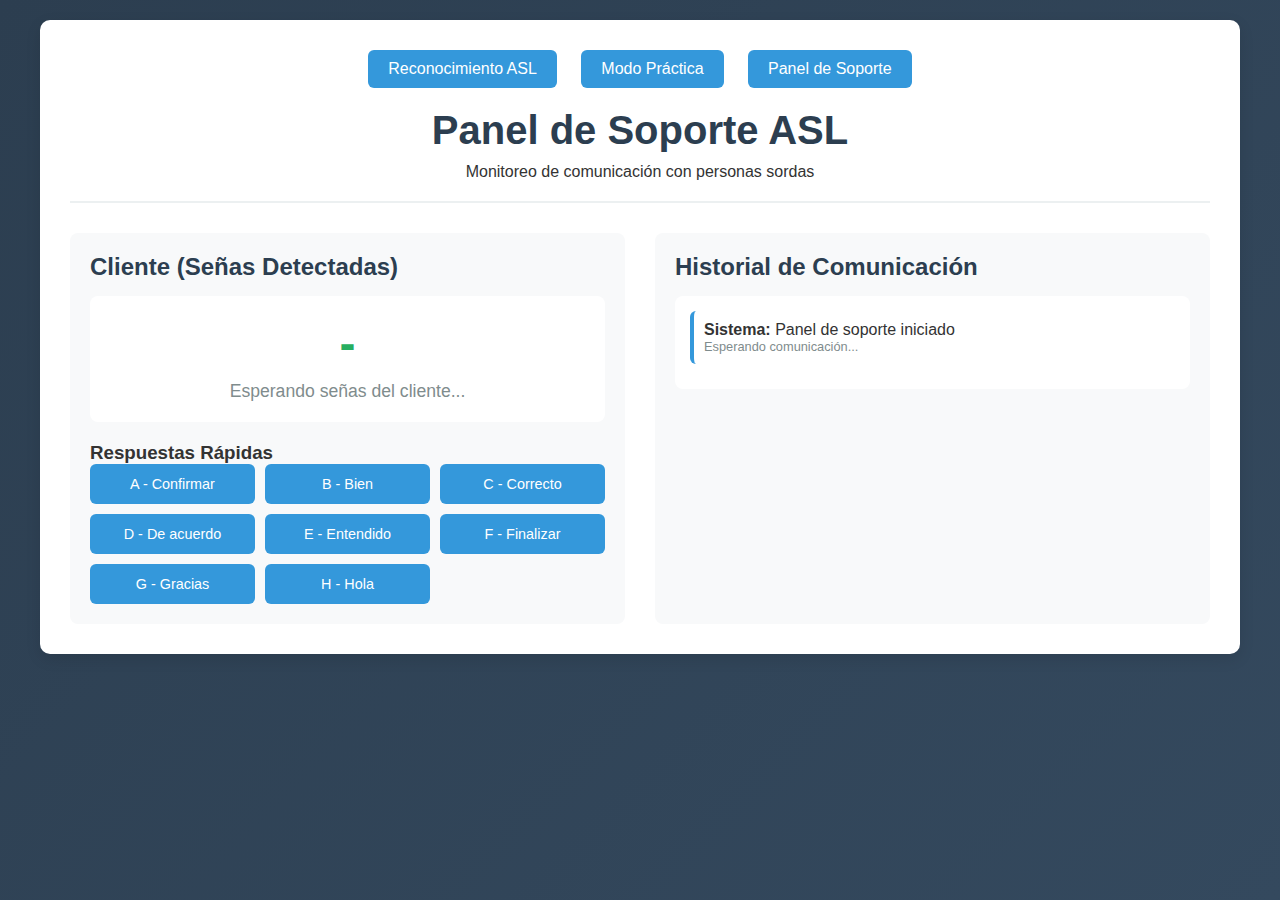
<file: templates/agent.html>
<!DOCTYPE html>
<html lang="es">

<head>
    <meta charset="UTF-8">
    <meta name="viewport" content="width=device-width, initial-scale=1.0">
    <title>Panel de Soporte ASL</title>
    <style>
        * {
            margin: 0;
            padding: 0;
            box-sizing: border-box;
        }

        body {
            font-family: 'Segoe UI', Tahoma, Geneva, Verdana, sans-serif;
            background: linear-gradient(135deg, #2c3e50 0%, #34495e 100%);
            color: #333;
            min-height: 100vh;
            padding: 20px;
        }

        .container {
            max-width: 1200px;
            margin: 0 auto;
            background: white;
            border-radius: 10px;
            padding: 30px;
            box-shadow: 0 5px 15px rgba(0, 0, 0, 0.1);
        }

        .header {
            text-align: center;
            margin-bottom: 30px;
            padding-bottom: 20px;
            border-bottom: 2px solid #ecf0f1;
        }

        .header h1 {
            color: #2c3e50;
            font-size: 2.5rem;
            margin-bottom: 10px;
        }

        .navigation {
            text-align: center;
            margin-bottom: 20px;
        }

        .nav-link {
            display: inline-block;
            padding: 10px 20px;
            margin: 0 10px;
            background: #3498db;
            color: white;
            text-decoration: none;
            border-radius: 6px;
            transition: all 0.3s ease;
        }

        .nav-link:hover {
            background: #2980b9;
        }

        .main-content {
            display: grid;
            grid-template-columns: 1fr 1fr;
            gap: 30px;
        }

        .section {
            background: #f8f9fa;
            border-radius: 8px;
            padding: 20px;
        }

        .section h2 {
            color: #2c3e50;
            margin-bottom: 15px;
        }

        .client-status {
            text-align: center;
            padding: 20px;
            background: white;
            border-radius: 8px;
            margin-bottom: 20px;
        }

        .detected-gesture {
            font-size: 3rem;
            font-weight: bold;
            color: #27ae60;
            margin-bottom: 10px;
        }

        .gesture-info {
            color: #7f8c8d;
            font-size: 1.1rem;
        }

        .response-grid {
            display: grid;
            grid-template-columns: repeat(auto-fit, minmax(150px, 1fr));
            gap: 10px;
        }

        .response-btn {
            padding: 12px;
            border: none;
            border-radius: 6px;
            background: #3498db;
            color: white;
            cursor: pointer;
            transition: all 0.3s ease;
            font-size: 0.9rem;
        }

        .response-btn:hover {
            background: #2980b9;
            transform: translateY(-2px);
        }

        .conversation-log {
            max-height: 300px;
            overflow-y: auto;
            background: white;
            border-radius: 8px;
            padding: 15px;
        }

        .log-entry {
            padding: 10px;
            margin-bottom: 10px;
            border-radius: 6px;
            border-left: 4px solid #3498db;
        }

        .log-entry.client {
            background: #e8f5e8;
            border-left-color: #27ae60;
        }

        .log-entry.agent {
            background: #e8f4fd;
            border-left-color: #3498db;
        }

        .timestamp {
            font-size: 0.8rem;
            color: #7f8c8d;
        }
    </style>
</head>

<body>
    <div class="container">
        <div class="navigation">
            <a href="/" class="nav-link">Reconocimiento ASL</a>
            <a href="/practice" class="nav-link">Modo Práctica</a>
            <a href="/agent" class="nav-link">Panel de Soporte</a>
        </div>

        <div class="header">
            <h1>Panel de Soporte ASL</h1>
            <p>Monitoreo de comunicación con personas sordas</p>
        </div>

        <div class="main-content">
            <div class="section">
                <h2>Cliente (Señas Detectadas)</h2>
                <div class="client-status">
                    <div class="detected-gesture" id="clientGesture">-</div>
                    <div class="gesture-info" id="gestureInfo">Esperando señas del cliente...</div>
                </div>

                <h3>Respuestas Rápidas</h3>
                <div class="response-grid">
                    <button class="response-btn" onclick="sendResponse('A')">A - Confirmar</button>
                    <button class="response-btn" onclick="sendResponse('B')">B - Bien</button>
                    <button class="response-btn" onclick="sendResponse('C')">C - Correcto</button>
                    <button class="response-btn" onclick="sendResponse('D')">D - De acuerdo</button>
                    <button class="response-btn" onclick="sendResponse('E')">E - Entendido</button>
                    <button class="response-btn" onclick="sendResponse('F')">F - Finalizar</button>
                    <button class="response-btn" onclick="sendResponse('G')">G - Gracias</button>
                    <button class="response-btn" onclick="sendResponse('H')">H - Hola</button>
                </div>
            </div>

            <div class="section">
                <h2>Historial de Comunicación</h2>
                <div class="conversation-log" id="conversationLog">
                    <div class="log-entry">
                        <strong>Sistema:</strong> Panel de soporte iniciado
                        <div class="timestamp">Esperando comunicación...</div>
                    </div>
                </div>
            </div>
        </div>
    </div>

    <script>
        let conversationLog = [];

        // Monitorear gestos del cliente
        setInterval(async () => {
            try {
                const response = await fetch('/get_latest_gesture');
                const data = await response.json();

                if (data.success && data.gesture) {
                    updateClientGesture(data.gesture, data.confidence, data.description);
                }
            } catch (error) {
                console.error('Error monitoreando cliente:', error);
            }
        }, 2000);

        function updateClientGesture(gesture, confidence, description) {
            document.getElementById('clientGesture').textContent = gesture;
            document.getElementById('gestureInfo').textContent =
                `${description} (${Math.round(confidence * 100)}% confianza)`;

            addToLog('Cliente', `Seña detectada: ${gesture}`, 'client');
        }

        function sendResponse(letter) {
            fetch('/send_agent_response', {
                method: 'POST',
                headers: { 'Content-Type': 'application/json' },
                body: JSON.stringify({ gesture: letter })
            })
                .then(response => response.json())
                .then(data => {
                    if (data.success) {
                        addToLog('Agente', `Respuesta enviada: ${letter}`, 'agent');
                    }
                })
                .catch(error => console.error('Error:', error));
        }

        function addToLog(sender, message, type) {
            const logEntry = document.createElement('div');
            logEntry.className = `log-entry ${type}`;
            logEntry.innerHTML = `
                <strong>${sender}:</strong> ${message}
                <div class="timestamp">${new Date().toLocaleTimeString()}</div>
            `;

            const log = document.getElementById('conversationLog');
            log.appendChild(logEntry);
            log.scrollTop = log.scrollHeight;
        }
    </script>
</body>

</html>
</file>
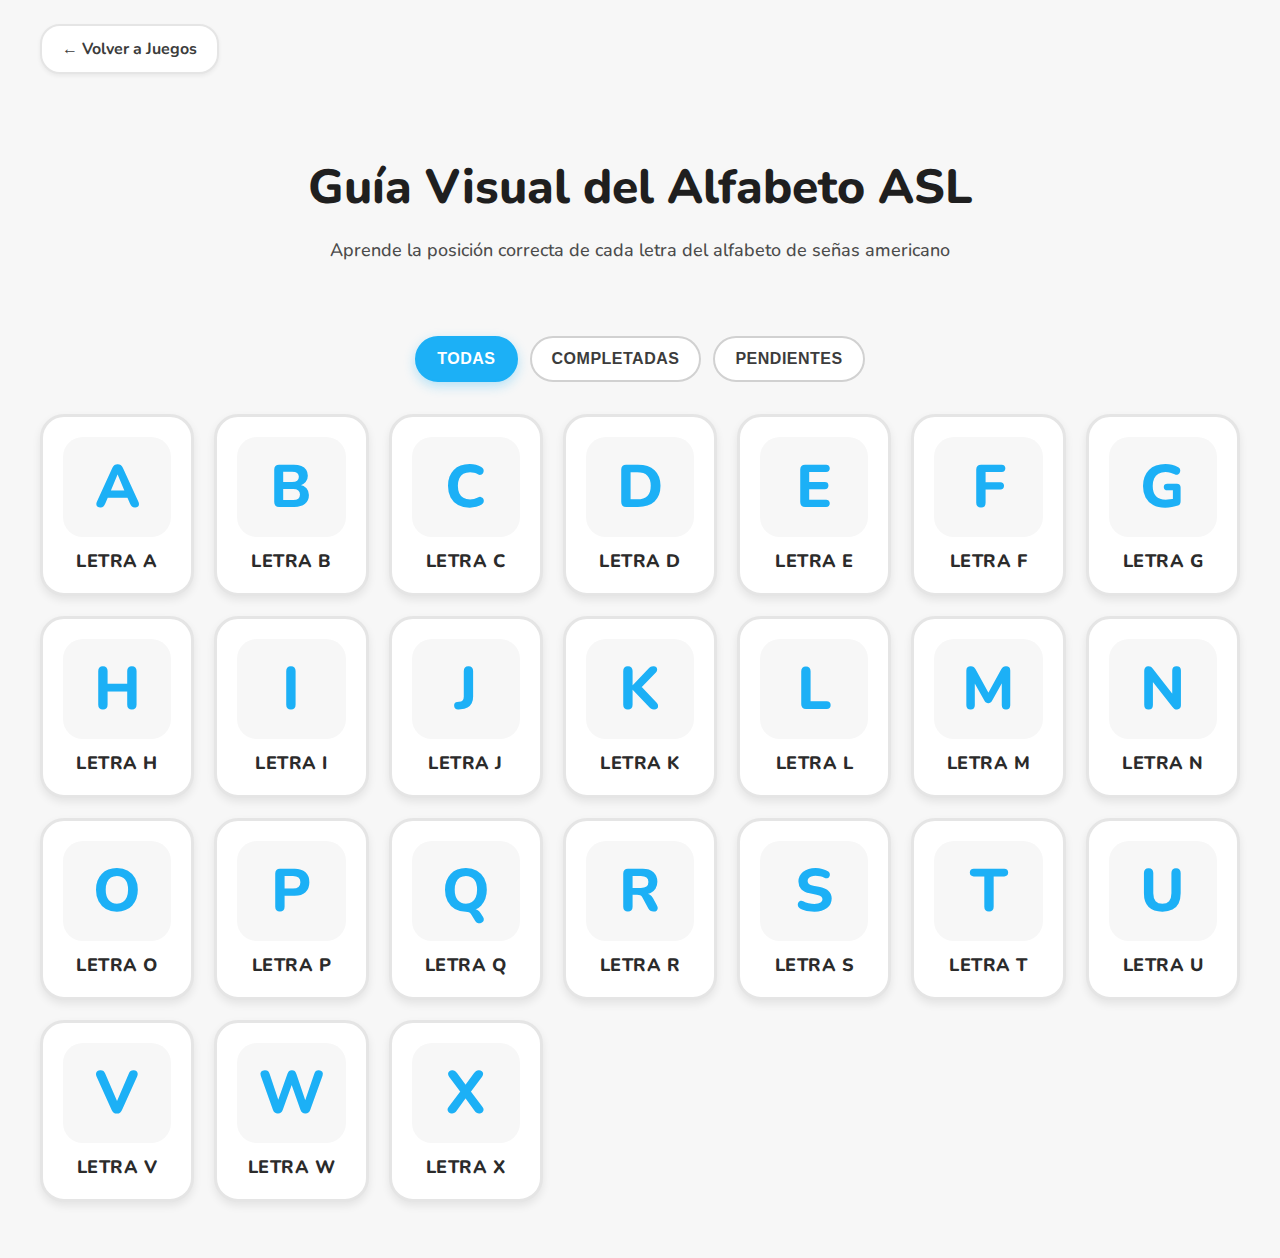
<file: templates/games/guide.html>
<!DOCTYPE html>
<html lang="es">
<head>
    <meta charset="UTF-8">
    <meta name="viewport" content="width=device-width, initial-scale=1.0">
    <title>Guía Visual ASL - Alfabeto de Señas</title>
    
    <!-- Google Fonts -->
    <link rel="preconnect" href="https://fonts.googleapis.com">
    <link href="https://fonts.googleapis.com/css2?family=Nunito:wght@400;600;700;800&display=swap" rel="stylesheet">
    
    <!-- CSS -->
    <link rel="stylesheet" href="/static/css/duolingo-theme.css">
    <link rel="stylesheet" href="/static/css/games/games-common.css">
    <link rel="stylesheet" href="/static/css/games/animations.css">
    <style>
        body {
            font-family: var(--font-family-base);
            background: var(--duo-gray-50);
            margin: 0;
            padding: 0;
            min-height: 100vh;
        }

        .guide-container {
            max-width: 1200px;
            margin: 0 auto;
            padding: var(--space-6);
        }

        .back-link {
            display: inline-flex;
            align-items: center;
            gap: var(--space-2);
            margin-bottom: var(--space-6);
            padding: var(--space-3) var(--space-5);
            background: var(--duo-white);
            color: var(--duo-gray-700);
            text-decoration: none;
            border-radius: var(--radius-xl);
            transition: all var(--transition-base);
            font-weight: var(--font-bold);
            box-shadow: var(--shadow-sm);
            border: 2px solid var(--duo-gray-100);
        }

        .back-link:hover {
            background: var(--duo-gray-50);
            transform: translateY(-2px);
            box-shadow: var(--shadow-md);
            border-color: var(--duo-gray-200);
        }

        .guide-header {
            text-align: center;
            margin-bottom: var(--space-8);
            padding: var(--space-6);
        }

        .guide-header h1 {
            color: var(--duo-gray-900);
            font-size: var(--text-5xl);
            margin-bottom: var(--space-3);
            font-weight: var(--font-extrabold);
        }

        .guide-header p {
            color: var(--duo-gray-600);
            font-size: var(--text-lg);
            font-weight: var(--font-medium);
        }

        /* Filter Pills */
        .filter-pills {
            display: flex;
            justify-content: center;
            gap: var(--space-3);
            margin-bottom: var(--space-8);
            flex-wrap: wrap;
        }

        .filter-pill {
            padding: var(--space-3) var(--space-5);
            background: var(--duo-white);
            color: var(--duo-gray-700);
            border: 2px solid var(--duo-gray-200);
            border-radius: var(--radius-full);
            font-size: var(--text-base);
            font-weight: var(--font-bold);
            cursor: pointer;
            transition: all var(--transition-base);
            text-transform: uppercase;
            letter-spacing: 0.5px;
        }

        .filter-pill:hover {
            background: var(--duo-gray-50);
            border-color: var(--duo-gray-300);
            transform: translateY(-2px);
        }

        .filter-pill.active {
            background: var(--duo-blue);
            color: var(--duo-white);
            border-color: var(--duo-blue);
            box-shadow: var(--shadow-blue);
        }

        /* Gallery View */
        .gallery-view {
            display: block;
        }

        .alphabet-grid {
            display: grid;
            grid-template-columns: repeat(auto-fill, minmax(140px, 1fr));
            gap: var(--space-5);
            margin-bottom: var(--space-8);
        }

        .letter-card {
            background: var(--duo-white);
            border-radius: var(--radius-2xl);
            padding: var(--space-5);
            text-align: center;
            cursor: pointer;
            transition: all var(--transition-base);
            box-shadow: var(--shadow-md);
            border: 3px solid var(--duo-gray-100);
            position: relative;
            overflow: hidden;
        }

        .letter-card:hover {
            transform: translateY(-8px) scale(1.05);
            box-shadow: var(--shadow-xl);
            border-color: var(--duo-blue);
        }

        .letter-card.completed {
            border-color: var(--duo-green);
            background: linear-gradient(135deg, rgba(88, 204, 2, 0.05), rgba(88, 204, 2, 0.02));
        }

        .letter-card.completed::after {
            content: '✓';
            position: absolute;
            top: var(--space-2);
            right: var(--space-2);
            width: 28px;
            height: 28px;
            background: var(--duo-green);
            color: var(--duo-white);
            border-radius: var(--radius-full);
            display: flex;
            align-items: center;
            justify-content: center;
            font-size: var(--text-sm);
            font-weight: var(--font-extrabold);
        }

        .letter-icon {
            width: 100%;
            height: 100px;
            display: flex;
            align-items: center;
            justify-content: center;
            font-size: var(--text-6xl);
            font-weight: var(--font-extrabold);
            color: var(--duo-blue);
            margin-bottom: var(--space-3);
            background: var(--duo-gray-50);
            border-radius: var(--radius-xl);
            transition: all var(--transition-base);
        }

        .letter-card:hover .letter-icon {
            background: linear-gradient(135deg, rgba(28, 176, 246, 0.1), rgba(28, 176, 246, 0.05));
            transform: scale(1.1);
        }

        .letter-card.completed .letter-icon {
            color: var(--duo-green);
        }

        .letter-label {
            font-size: var(--text-lg);
            font-weight: var(--font-extrabold);
            color: var(--duo-gray-800);
            text-transform: uppercase;
            letter-spacing: 0.5px;
        }

        /* Detail View */
        .detail-view {
            display: none;
            background: var(--duo-white);
            border-radius: var(--radius-2xl);
            padding: var(--space-8);
            box-shadow: var(--shadow-xl);
            border: 2px solid var(--duo-gray-100);
            animation: slide-up 0.3s ease;
        }

        .detail-header {
            display: flex;
            justify-content: space-between;
            align-items: center;
            margin-bottom: var(--space-8);
            padding-bottom: var(--space-6);
            border-bottom: 3px solid var(--duo-gray-100);
        }

        .detail-letter-title {
            font-size: var(--text-6xl);
            font-weight: var(--font-extrabold);
            color: var(--duo-blue);
            line-height: var(--leading-none);
        }

        .detail-close-btn {
            padding: var(--space-3) var(--space-5);
            background: var(--duo-red);
            color: var(--duo-white);
            border: none;
            border-radius: var(--radius-xl);
            font-size: var(--text-base);
            font-weight: var(--font-extrabold);
            cursor: pointer;
            transition: all var(--transition-base);
            box-shadow: 0 4px 0 var(--duo-red-dark);
        }

        .detail-close-btn:hover {
            background: var(--duo-red-light);
            transform: translateY(-2px);
            box-shadow: var(--shadow-red);
        }

        .detail-close-btn:active {
            transform: translateY(2px);
            box-shadow: 0 2px 0 var(--duo-red-dark);
        }

        .detail-content {
            display: grid;
            grid-template-columns: 1fr 1fr;
            gap: var(--space-8);
            margin-bottom: var(--space-8);
        }

        .detail-image-section {
            display: flex;
            flex-direction: column;
            align-items: center;
        }

        .detail-image-container {
            width: 100%;
            max-width: 400px;
            height: 400px;
            background: var(--duo-gray-50);
            border-radius: var(--radius-2xl);
            display: flex;
            align-items: center;
            justify-content: center;
            margin-bottom: var(--space-5);
            box-shadow: var(--shadow-lg);
            border: 3px solid var(--duo-gray-200);
            position: relative;
            overflow: hidden;
        }

        .detail-image-container img {
            max-width: 100%;
            max-height: 100%;
            object-fit: contain;
        }

        .detail-image-placeholder {
            font-size: 180px;
            color: var(--duo-blue);
            font-weight: var(--font-extrabold);
            line-height: var(--leading-none);
        }

        .image-coming-soon {
            position: absolute;
            bottom: var(--space-3);
            right: var(--space-3);
            background: rgba(0, 0, 0, 0.8);
            color: var(--duo-white);
            padding: var(--space-2) var(--space-3);
            border-radius: var(--radius-md);
            font-size: var(--text-xs);
            font-weight: var(--font-bold);
        }

        .detail-info-section {
            display: flex;
            flex-direction: column;
            justify-content: center;
        }

        .detail-info-section h2 {
            color: var(--duo-gray-900);
            font-size: var(--text-3xl);
            margin-bottom: var(--space-5);
            font-weight: var(--font-extrabold);
        }

        .tips-list {
            list-style: none;
            padding: 0;
            margin: 0 0 var(--space-6) 0;
        }

        .tips-list li {
            padding: var(--space-4);
            background: var(--duo-gray-50);
            border-radius: var(--radius-xl);
            margin-bottom: var(--space-3);
            border-left: 5px solid var(--duo-blue);
            color: var(--duo-gray-800);
            line-height: var(--leading-relaxed);
            font-weight: var(--font-medium);
            transition: all var(--transition-base);
        }

        .tips-list li:hover {
            background: var(--duo-white);
            border-left-color: var(--duo-green);
            transform: translateX(4px);
            box-shadow: var(--shadow-sm);
        }

        .tips-list li::before {
            content: '→';
            margin-right: var(--space-2);
            color: var(--duo-blue);
            font-weight: var(--font-extrabold);
        }

        .practice-section {
            text-align: center;
            padding: var(--space-6);
            background: linear-gradient(135deg, var(--duo-blue), var(--duo-blue-dark));
            border-radius: var(--radius-2xl);
            color: var(--duo-white);
            box-shadow: var(--shadow-blue);
        }

        .practice-section h3 {
            margin-bottom: var(--space-4);
            font-size: var(--text-2xl);
            font-weight: var(--font-extrabold);
        }

        .practice-btn {
            padding: var(--space-4) var(--space-8);
            background: var(--duo-white);
            color: var(--duo-blue);
            border: none;
            border-radius: var(--radius-xl);
            font-size: var(--text-lg);
            font-weight: var(--font-extrabold);
            cursor: pointer;
            transition: all var(--transition-base);
            text-decoration: none;
            display: inline-block;
            box-shadow: 0 4px 0 rgba(0, 0, 0, 0.1);
        }

        .practice-btn:hover {
            transform: translateY(-2px);
            box-shadow: 0 6px 12px rgba(0, 0, 0, 0.2);
        }

        .practice-btn:active {
            transform: translateY(2px);
            box-shadow: 0 2px 0 rgba(0, 0, 0, 0.1);
        }

        .detail-navigation {
            display: flex;
            justify-content: space-between;
            align-items: center;
            margin-top: var(--space-8);
            padding-top: var(--space-6);
            border-top: 3px solid var(--duo-gray-100);
        }

        .nav-btn {
            padding: var(--space-4) var(--space-6);
            background: var(--duo-blue);
            color: var(--duo-white);
            border: none;
            border-radius: var(--radius-xl);
            font-size: var(--text-base);
            font-weight: var(--font-extrabold);
            cursor: pointer;
            transition: all var(--transition-base);
            display: flex;
            align-items: center;
            gap: var(--space-2);
            box-shadow: 0 4px 0 var(--duo-blue-dark);
        }

        .nav-btn:hover:not(:disabled) {
            background: var(--duo-blue-light);
            transform: translateY(-2px);
            box-shadow: var(--shadow-blue);
        }

        .nav-btn:active:not(:disabled) {
            transform: translateY(2px);
            box-shadow: 0 2px 0 var(--duo-blue-dark);
        }

        .nav-btn:disabled {
            opacity: 0.4;
            cursor: not-allowed;
            background: var(--duo-gray-300);
            box-shadow: none;
        }

        .nav-info {
            text-align: center;
            color: var(--duo-gray-600);
            font-size: var(--text-base);
            font-weight: var(--font-bold);
        }

        /* Responsive Design */
        @media (max-width: 1024px) {
            .detail-content {
                grid-template-columns: 1fr;
            }

            .alphabet-grid {
                grid-template-columns: repeat(auto-fill, minmax(120px, 1fr));
                gap: 15px;
            }
        }

        @media (max-width: 768px) {
            .guide-header h1 {
                font-size: 2rem;
            }

            .alphabet-grid {
                grid-template-columns: repeat(auto-fill, minmax(100px, 1fr));
                gap: 10px;
            }

            .letter-icon {
                height: 80px;
                font-size: 3rem;
            }

            .detail-view {
                padding: 20px;
            }

            .detail-letter-title {
                font-size: 2rem;
            }

            .detail-image-container {
                height: 300px;
            }

            .detail-image-placeholder {
                font-size: 6rem;
            }

            .detail-navigation {
                flex-direction: column;
                gap: 15px;
            }

            .nav-btn {
                width: 100%;
                justify-content: center;
            }
        }

        @media (max-width: 480px) {
            .guide-header h1 {
                font-size: 1.5rem;
            }

            .guide-header p {
                font-size: 1rem;
            }

            .alphabet-grid {
                grid-template-columns: repeat(auto-fill, minmax(80px, 1fr));
            }

            .letter-icon {
                height: 60px;
                font-size: 2rem;
            }

            .letter-label {
                font-size: 1rem;
            }
        }
    </style>
</head>
<body>
    <div class="guide-container">
        <a href="/games" class="back-link">← Volver a Juegos</a>

        <header class="guide-header">
            <h1>Guía Visual del Alfabeto ASL</h1>
            <p>Aprende la posición correcta de cada letra del alfabeto de señas americano</p>
        </header>

        <!-- Filter Pills -->
        <div class="filter-pills" id="filterPills">
            <button class="filter-pill active" data-filter="all">Todas</button>
            <button class="filter-pill" data-filter="completed">Completadas</button>
            <button class="filter-pill" data-filter="pending">Pendientes</button>
        </div>

        <!-- Gallery View -->
        <section class="gallery-view" id="galleryView">
            <div class="alphabet-grid" id="alphabetGrid">
                <!-- Letters will be populated by JavaScript -->
            </div>
        </section>

        <!-- Detail View -->
        <section class="detail-view" id="detailView">
            <div class="detail-header">
                <h2 class="detail-letter-title" id="detailLetterTitle">A</h2>
                <button class="detail-close-btn" onclick="closeDetailView()">✕ Cerrar</button>
            </div>

            <div class="detail-content">
                <div class="detail-image-section">
                    <div class="detail-image-container" id="detailImageContainer">
                        <div class="detail-image-placeholder" id="detailImagePlaceholder">A</div>
                        <img id="detailImage" style="display: none;" alt="Seña ASL">
                        <span class="image-coming-soon">Imagen de referencia próximamente</span>
                    </div>
                </div>

                <div class="detail-info-section">
                    <h2>Cómo hacer la seña</h2>
                    <ul class="tips-list" id="tipsList">
                        <!-- Tips will be populated by JavaScript -->
                    </ul>

                    <div class="practice-section">
                        <h3>¿Listo para practicar?</h3>
                        <a href="/practice" class="practice-btn">Ir a Modo Práctica</a>
                    </div>
                </div>
            </div>

            <div class="detail-navigation">
                <button class="nav-btn" id="prevBtn" onclick="navigateLetter(-1)">
                    ← Anterior
                </button>
                <div class="nav-info">
                    <span id="currentLetterIndex">1</span> de <span id="totalLetters">24</span>
                </div>
                <button class="nav-btn" id="nextBtn" onclick="navigateLetter(1)">
                    Siguiente →
                </button>
            </div>
        </section>
    </div>

    <script>
        // ASL Alphabet data with tips for each letter
        const aslAlphabet = [
            { letter: 'A', tips: ['Cierra el puño con el pulgar al costado', 'Mantén los dedos juntos y apretados', 'El pulgar debe estar visible desde el frente'] },
            { letter: 'B', tips: ['Extiende los cuatro dedos hacia arriba', 'Mantén el pulgar doblado sobre la palma', 'Los dedos deben estar juntos y rectos'] },
            { letter: 'C', tips: ['Forma una "C" con la mano', 'Curva todos los dedos incluyendo el pulgar', 'Deja espacio entre el pulgar y los dedos'] },
            { letter: 'D', tips: ['Levanta el dedo índice', 'Une el pulgar con los dedos medio, anular y meñique', 'Forma un círculo con el pulgar y dedos'] },
            { letter: 'E', tips: ['Dobla todos los dedos sobre el pulgar', 'El pulgar debe estar escondido', 'Forma un puño cerrado'] },
            { letter: 'F', tips: ['Une el pulgar con el índice formando un círculo', 'Extiende los otros tres dedos hacia arriba', 'Mantén los dedos extendidos separados'] },
            { letter: 'G', tips: ['Extiende el índice y pulgar horizontalmente', 'Forma una "L" horizontal', 'Los otros dedos deben estar cerrados'] },
            { letter: 'H', tips: ['Extiende el índice y medio horizontalmente', 'Mantén ambos dedos juntos', 'El pulgar y otros dedos cerrados'] },
            { letter: 'I', tips: ['Levanta solo el dedo meñique', 'Cierra los otros dedos en puño', 'El pulgar puede estar sobre los dedos cerrados'] },
            { letter: 'J', tips: ['Haz la seña de "I" y dibuja una "J" en el aire', 'Mueve el meñique hacia abajo y luego hacia la izquierda', 'Es la única letra con movimiento'] },
            { letter: 'K', tips: ['Levanta el índice y medio en forma de "V"', 'Coloca el pulgar entre ambos dedos', 'Los otros dedos cerrados'] },
            { letter: 'L', tips: ['Forma una "L" con el índice y pulgar', 'El índice apunta hacia arriba', 'El pulgar apunta hacia el lado'] },
            { letter: 'M', tips: ['Cierra el puño con el pulgar bajo tres dedos', 'El pulgar debe estar entre el anular y meñique', 'Los tres primeros dedos sobre el pulgar'] },
            { letter: 'N', tips: ['Similar a "M" pero con dos dedos sobre el pulgar', 'El pulgar entre el medio y anular', 'Índice y medio sobre el pulgar'] },
            { letter: 'O', tips: ['Une todos los dedos con el pulgar formando un círculo', 'Todos los dedos deben tocarse', 'Forma una "O" perfecta'] },
            { letter: 'P', tips: ['Similar a "K" pero apuntando hacia abajo', 'Índice y medio extendidos hacia abajo', 'Pulgar entre ambos dedos'] },
            { letter: 'Q', tips: ['Similar a "G" pero apuntando hacia abajo', 'Índice y pulgar extendidos hacia abajo', 'Forma una "G" invertida'] },
            { letter: 'R', tips: ['Cruza el índice sobre el medio', 'Ambos dedos extendidos hacia arriba', 'Los otros dedos cerrados'] },
            { letter: 'S', tips: ['Cierra el puño con el pulgar sobre los dedos', 'El pulgar debe estar visible al frente', 'Puño completamente cerrado'] },
            { letter: 'T', tips: ['Coloca el pulgar entre el índice y medio', 'Cierra el puño', 'Solo la punta del pulgar visible'] },
            { letter: 'U', tips: ['Extiende el índice y medio juntos hacia arriba', 'Ambos dedos deben estar pegados', 'Los otros dedos cerrados'] },
            { letter: 'V', tips: ['Extiende el índice y medio separados en "V"', 'Forma una "V" de victoria', 'Los otros dedos cerrados'] },
            { letter: 'W', tips: ['Extiende índice, medio y anular separados', 'Tres dedos hacia arriba', 'Pulgar y meñique cerrados'] },
            { letter: 'X', tips: ['Dobla el índice formando un gancho', 'Solo el índice doblado visible', 'Los otros dedos cerrados'] }
        ];

        let currentLetterIndex = 0;

        let currentFilter = 'all';
        let completedLetters = [];

        /**
         * Initialize the guide
         */
        document.addEventListener('DOMContentLoaded', function() {
            loadCompletedLetters();
            renderAlphabetGrid();
            setupFilterPills();
            console.log('ASL Guide initialized with', aslAlphabet.length, 'letters');
        });

        /**
         * Load completed letters from storage
         */
        function loadCompletedLetters() {
            try {
                const progress = JSON.parse(localStorage.getItem('asl_gamification_data') || '{}');
                completedLetters = progress.lettersCompleted || [];
                console.log('Loaded completed letters:', completedLetters);
            } catch (error) {
                console.error('Error loading completed letters:', error);
                completedLetters = [];
            }
        }

        /**
         * Setup filter pills
         */
        function setupFilterPills() {
            const pills = document.querySelectorAll('.filter-pill');
            pills.forEach(pill => {
                pill.addEventListener('click', function() {
                    // Remove active class from all pills
                    pills.forEach(p => p.classList.remove('active'));
                    // Add active class to clicked pill
                    this.classList.add('active');
                    // Update filter and re-render
                    currentFilter = this.dataset.filter;
                    renderAlphabetGrid();
                });
            });
        }

        /**
         * Render the alphabet grid
         */
        function renderAlphabetGrid() {
            const grid = document.getElementById('alphabetGrid');
            grid.innerHTML = '';

            let filteredLetters = aslAlphabet;

            // Apply filter
            if (currentFilter === 'completed') {
                filteredLetters = aslAlphabet.filter(item => completedLetters.includes(item.letter));
            } else if (currentFilter === 'pending') {
                filteredLetters = aslAlphabet.filter(item => !completedLetters.includes(item.letter));
            }

            if (filteredLetters.length === 0) {
                grid.innerHTML = '<p style="grid-column: 1/-1; text-align: center; color: var(--duo-gray-500); font-size: var(--text-lg); padding: var(--space-8);">No hay letras para mostrar con este filtro.</p>';
                return;
            }

            filteredLetters.forEach((item, index) => {
                const actualIndex = aslAlphabet.indexOf(item);
                const isCompleted = completedLetters.includes(item.letter);
                
                const card = document.createElement('div');
                card.className = 'letter-card';
                if (isCompleted) {
                    card.classList.add('completed');
                }
                card.onclick = () => showDetailView(actualIndex);

                card.innerHTML = `
                    <div class="letter-icon">${item.letter}</div>
                    <div class="letter-label">Letra ${item.letter}</div>
                `;

                grid.appendChild(card);
            });

            console.log('Alphabet grid rendered with', filteredLetters.length, 'letters (filter:', currentFilter, ')');
        }

        /**
         * Show detail view for a specific letter
         */
        function showDetailView(index) {
            currentLetterIndex = index;
            const letter = aslAlphabet[index];

            // Update detail view content
            document.getElementById('detailLetterTitle').textContent = `Letra ${letter.letter}`;
            document.getElementById('detailImagePlaceholder').textContent = letter.letter;
            
            // Try to load the actual image
            loadLetterImage(letter.letter);
            
            // Update tips list
            const tipsList = document.getElementById('tipsList');
            tipsList.innerHTML = '';
            letter.tips.forEach(tip => {
                const li = document.createElement('li');
                li.textContent = tip;
                tipsList.appendChild(li);
            });

            // Update navigation info
            document.getElementById('currentLetterIndex').textContent = index + 1;
            document.getElementById('totalLetters').textContent = aslAlphabet.length;

            // Update navigation buttons
            document.getElementById('prevBtn').disabled = index === 0;
            document.getElementById('nextBtn').disabled = index === aslAlphabet.length - 1;

            // Hide gallery, show detail
            document.getElementById('galleryView').style.display = 'none';
            document.getElementById('detailView').style.display = 'block';

            // Scroll to top
            window.scrollTo({ top: 0, behavior: 'smooth' });

            console.log('Showing detail view for letter:', letter.letter);
        }

        /**
         * Load letter image if available
         */
        function loadLetterImage(letter) {
            const imgElement = document.getElementById('detailImage');
            const placeholder = document.getElementById('detailImagePlaceholder');
            const comingSoon = document.querySelector('.image-coming-soon');
            
            // Try multiple image formats
            const formats = ['webp', 'png', 'jpg', 'jpeg'];
            let formatIndex = 0;
            
            function tryNextFormat() {
                if (formatIndex >= formats.length) {
                    // No image found, show placeholder
                    placeholder.style.display = 'flex';
                    imgElement.style.display = 'none';
                    if (comingSoon) comingSoon.style.display = 'block';
                    console.log('No image found for letter:', letter);
                    return;
                }
                
                const format = formats[formatIndex];
                const imagePath = `/static/images/asl-letters/${letter}.${format}`;
                
                imgElement.onload = function() {
                    // Image loaded successfully
                    placeholder.style.display = 'none';
                    imgElement.style.display = 'block';
                    if (comingSoon) comingSoon.style.display = 'none';
                    console.log('Loaded image for letter:', letter, 'format:', format);
                };
                
                imgElement.onerror = function() {
                    // Try next format
                    formatIndex++;
                    tryNextFormat();
                };
                
                imgElement.src = imagePath;
                imgElement.alt = `Seña ASL para la letra ${letter}`;
            }
            
            // Start trying formats
            tryNextFormat();
        }

        /**
         * Close detail view and return to gallery
         */
        function closeDetailView() {
            document.getElementById('galleryView').style.display = 'block';
            document.getElementById('detailView').style.display = 'none';
            window.scrollTo({ top: 0, behavior: 'smooth' });
            console.log('Closed detail view, returning to gallery');
        }

        /**
         * Navigate to previous or next letter
         */
        function navigateLetter(direction) {
            const newIndex = currentLetterIndex + direction;
            
            if (newIndex >= 0 && newIndex < aslAlphabet.length) {
                showDetailView(newIndex);
            }
        }

        /**
         * Keyboard navigation
         */
        document.addEventListener('keydown', function(event) {
            const detailView = document.getElementById('detailView');
            
            if (detailView.style.display === 'block') {
                if (event.key === 'ArrowLeft') {
                    navigateLetter(-1);
                } else if (event.key === 'ArrowRight') {
                    navigateLetter(1);
                } else if (event.key === 'Escape') {
                    closeDetailView();
                }
            }
        });
    </script>
</body>
</html>
</file>
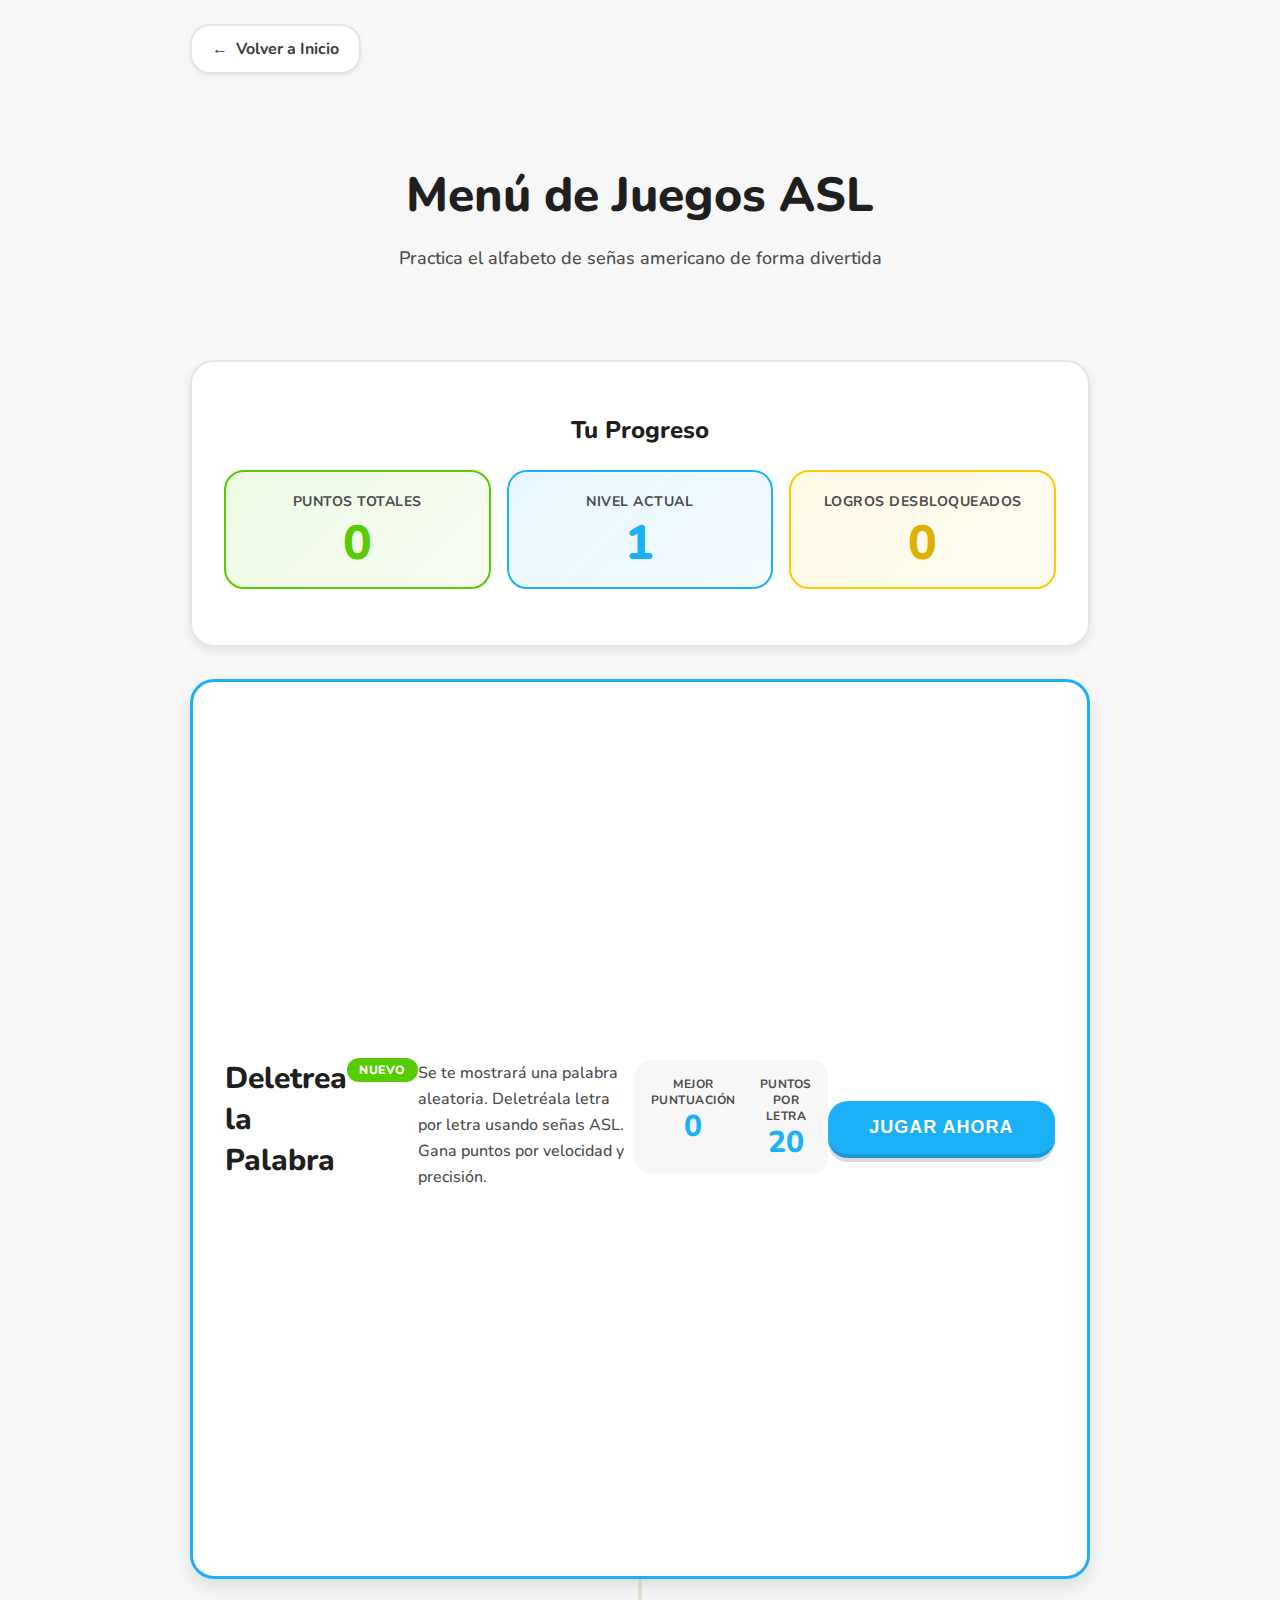
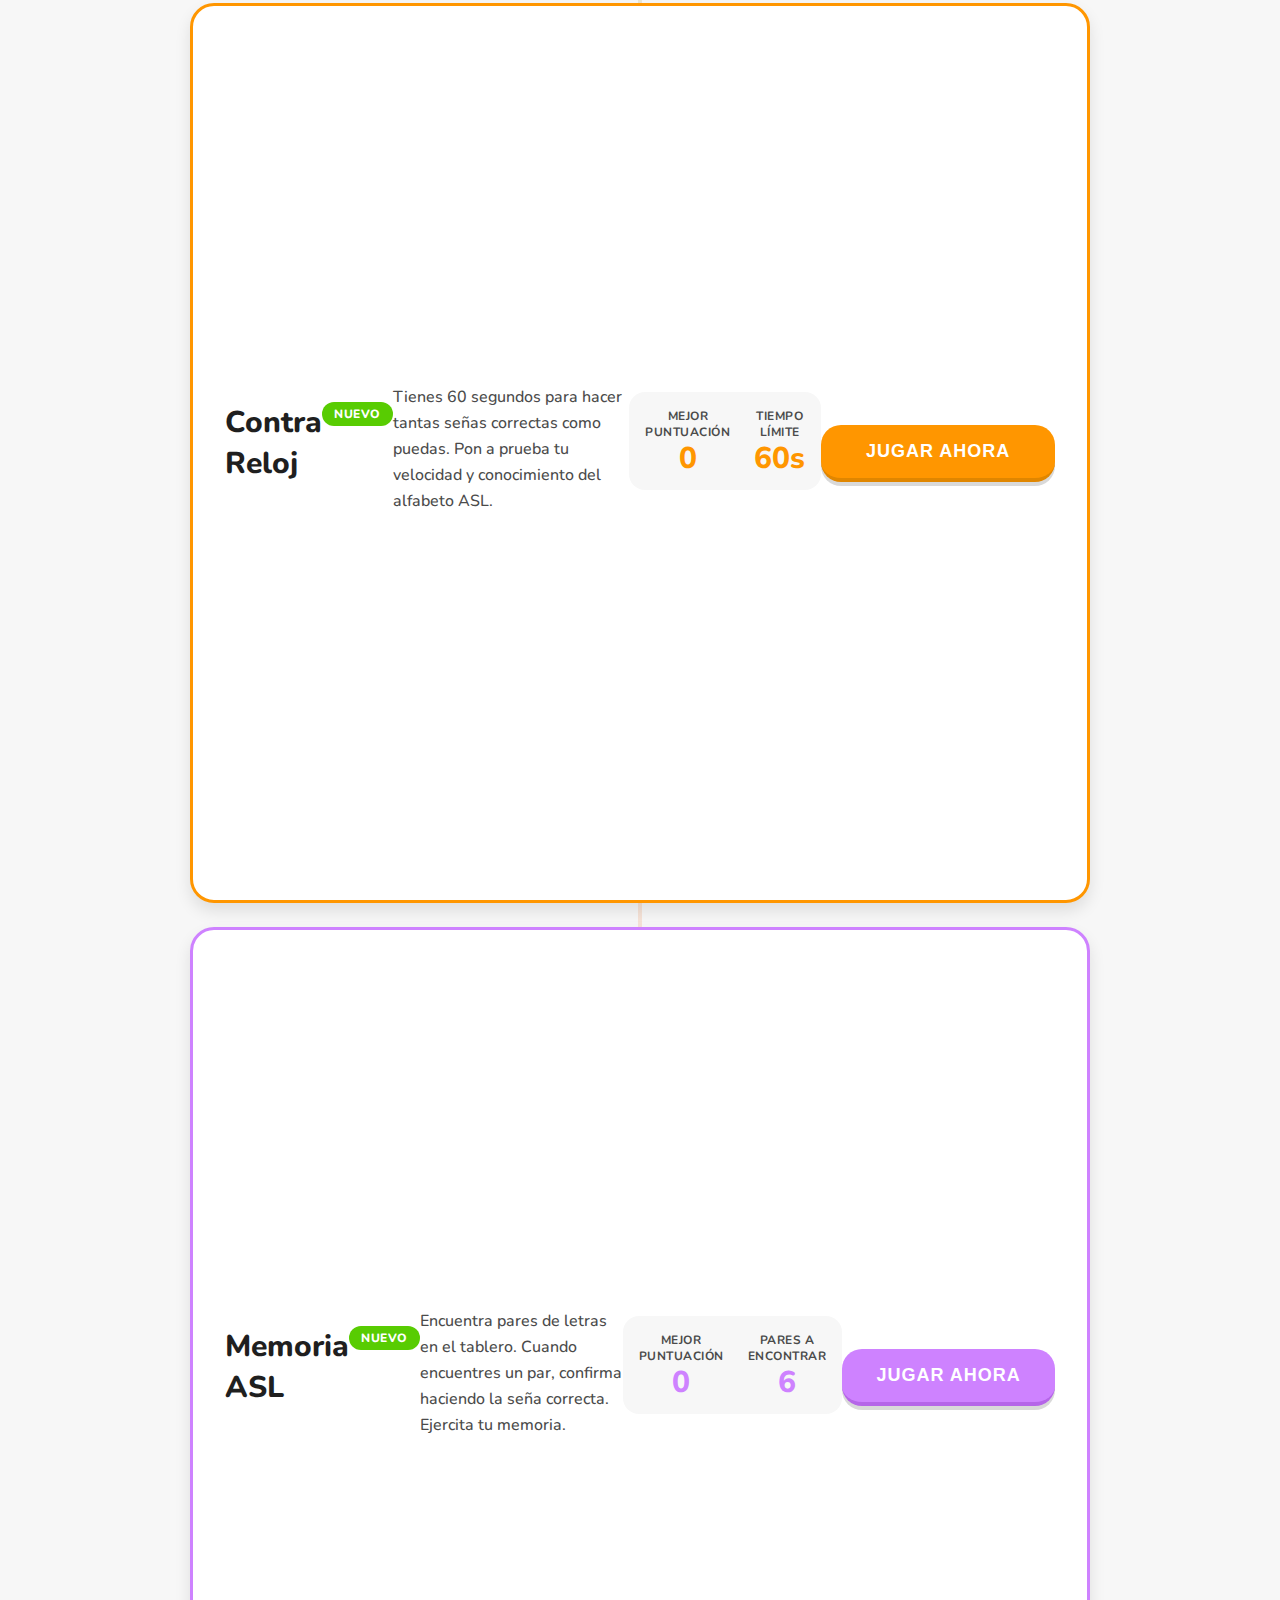
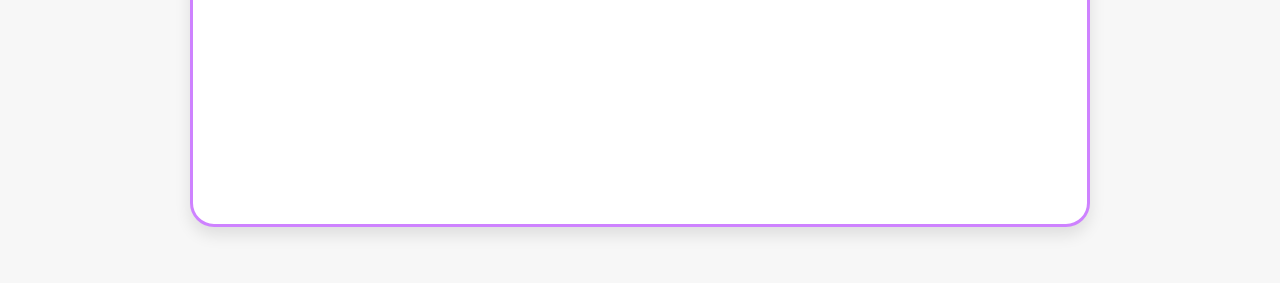
<file: templates/games/menu.html>
<!DOCTYPE html>
<html lang="es">
<head>
    <meta charset="UTF-8">
    <meta name="viewport" content="width=device-width, initial-scale=1.0">
    <title>Menú de Juegos - ASL Gamificación</title>
    
    <!-- Google Fonts -->
    <link rel="preconnect" href="https://fonts.googleapis.com">
    <link href="https://fonts.googleapis.com/css2?family=Nunito:wght@400;600;700;800&display=swap" rel="stylesheet">
    
    <!-- CSS -->
    <link rel="stylesheet" href="/static/css/duolingo-theme.css">
    <link rel="stylesheet" href="/static/css/games/games-common.css">
    <link rel="stylesheet" href="/static/css/games/animations.css">
    <style>
        body {
            font-family: var(--font-family-base);
            background: var(--duo-gray-50);
            margin: 0;
            padding: 0;
            min-height: 100vh;
        }

        .menu-container {
            max-width: 900px;
            margin: 0 auto;
            padding: var(--space-6);
        }

        .menu-header {
            text-align: center;
            margin-bottom: var(--space-10);
            padding: var(--space-8) var(--space-6);
        }

        .menu-header h1 {
            color: var(--duo-gray-900);
            font-size: var(--text-5xl);
            margin-bottom: var(--space-3);
            font-weight: var(--font-extrabold);
        }

        .menu-header p {
            color: var(--duo-gray-600);
            font-size: var(--text-lg);
            font-weight: var(--font-medium);
        }

        .back-link {
            display: inline-flex;
            align-items: center;
            gap: var(--space-2);
            margin-bottom: var(--space-6);
            padding: var(--space-3) var(--space-5);
            background: var(--duo-white);
            color: var(--duo-gray-700);
            text-decoration: none;
            border-radius: var(--radius-xl);
            transition: all var(--transition-base);
            font-weight: var(--font-bold);
            box-shadow: var(--shadow-sm);
            border: 2px solid var(--duo-gray-100);
        }

        .back-link:hover {
            background: var(--duo-gray-50);
            transform: translateY(-2px);
            box-shadow: var(--shadow-md);
            border-color: var(--duo-gray-200);
        }

        /* Progress Overview Section */
        .progress-overview {
            background: var(--duo-white);
            padding: var(--space-8);
            border-radius: var(--radius-2xl);
            margin-bottom: var(--space-8);
            box-shadow: var(--shadow-md);
            border: 2px solid var(--duo-gray-100);
        }

        .progress-overview h2 {
            color: var(--duo-gray-900);
            margin-bottom: var(--space-6);
            font-size: var(--text-2xl);
            text-align: center;
            font-weight: var(--font-extrabold);
        }

        .progress-stats {
            display: grid;
            grid-template-columns: repeat(auto-fit, minmax(180px, 1fr));
            gap: var(--space-4);
            margin-bottom: var(--space-6);
        }

        .stat-card {
            padding: var(--space-5);
            border-radius: var(--radius-xl);
            text-align: center;
            transition: all var(--transition-base);
            border: 2px solid transparent;
        }

        .stat-card:hover {
            transform: translateY(-4px);
            box-shadow: var(--shadow-lg);
        }

        .stat-card.points {
            background: linear-gradient(135deg, rgba(88, 204, 2, 0.1), rgba(88, 204, 2, 0.05));
            border-color: var(--duo-green);
        }

        .stat-card.level {
            background: linear-gradient(135deg, rgba(28, 176, 246, 0.1), rgba(28, 176, 246, 0.05));
            border-color: var(--duo-blue);
        }

        .stat-card.badges {
            background: linear-gradient(135deg, rgba(255, 200, 0, 0.1), rgba(255, 200, 0, 0.05));
            border-color: var(--duo-yellow);
        }

        .stat-label {
            font-size: var(--text-sm);
            color: var(--duo-gray-600);
            margin-bottom: var(--space-2);
            text-transform: uppercase;
            letter-spacing: 0.5px;
            font-weight: var(--font-bold);
        }

        .stat-value {
            font-size: var(--text-5xl);
            font-weight: var(--font-extrabold);
            line-height: var(--leading-none);
        }

        .stat-card.points .stat-value {
            color: var(--duo-green);
        }

        .stat-card.level .stat-value {
            color: var(--duo-blue);
        }

        .stat-card.badges .stat-value {
            color: var(--duo-yellow-dark);
        }

        /* Badges Display */
        .badges-display {
            display: flex;
            justify-content: center;
            gap: var(--space-4);
            flex-wrap: wrap;
        }

        .badge-item {
            display: flex;
            flex-direction: column;
            align-items: center;
            padding: var(--space-4);
            background: var(--duo-gray-50);
            border-radius: var(--radius-xl);
            border: 2px solid var(--duo-gray-200);
            min-width: 100px;
            transition: all var(--transition-base);
        }

        .badge-item:hover {
            transform: translateY(-4px);
            box-shadow: var(--shadow-md);
            border-color: var(--duo-gray-300);
        }

        .badge-item.locked {
            opacity: 0.3;
            filter: grayscale(100%) blur(2px);
        }

        .badge-item.unlocked {
            background: linear-gradient(135deg, rgba(255, 200, 0, 0.15), rgba(255, 200, 0, 0.05));
            border-color: var(--duo-yellow);
        }

        .badge-icon {
            font-size: var(--text-5xl);
            margin-bottom: var(--space-2);
        }

        .badge-name {
            font-size: var(--text-xs);
            color: var(--duo-gray-700);
            text-align: center;
            font-weight: var(--font-bold);
            text-transform: uppercase;
            letter-spacing: 0.5px;
        }

        /* Games Grid - Skill Tree Style */
        .games-grid {
            display: flex;
            flex-direction: column;
            gap: var(--space-6);
            margin-bottom: var(--space-8);
            position: relative;
        }

        /* Connector lines between cards */
        .games-grid::before {
            content: '';
            position: absolute;
            left: 50%;
            top: 0;
            bottom: 0;
            width: 4px;
            background: linear-gradient(180deg, var(--duo-blue), var(--duo-orange), var(--duo-purple));
            transform: translateX(-50%);
            z-index: 0;
            border-radius: var(--radius-full);
            opacity: 0.2;
        }

        .game-card {
            background: var(--duo-white);
            border-radius: var(--radius-2xl);
            padding: var(--space-8);
            box-shadow: var(--shadow-lg);
            transition: all var(--transition-base);
            cursor: pointer;
            position: relative;
            z-index: 1;
            border: 3px solid transparent;
        }

        .game-card:hover {
            transform: translateY(-8px) scale(1.02);
            box-shadow: var(--shadow-2xl);
        }

        .game-card.spell-word {
            border-color: var(--duo-blue);
        }

        .game-card.spell-word:hover {
            box-shadow: var(--shadow-blue);
        }

        .game-card.time-attack {
            border-color: var(--duo-orange);
        }

        .game-card.time-attack:hover {
            box-shadow: 0 8px 24px rgba(255, 150, 0, 0.3);
        }

        .game-card.memory-game {
            border-color: var(--duo-purple);
        }

        .game-card.memory-game:hover {
            box-shadow: var(--shadow-purple);
        }

        .game-card-header {
            display: flex;
            justify-content: space-between;
            align-items: flex-start;
            margin-bottom: var(--space-5);
        }

        .game-title {
            font-size: var(--text-3xl);
            color: var(--duo-gray-900);
            margin: 0;
            font-weight: var(--font-extrabold);
        }

        .game-badge {
            padding: var(--space-1) var(--space-3);
            border-radius: var(--radius-full);
            font-size: var(--text-xs);
            font-weight: var(--font-extrabold);
            text-transform: uppercase;
            letter-spacing: 0.5px;
        }

        .game-badge.new {
            background: var(--duo-green);
            color: var(--duo-white);
        }

        .game-badge.completed {
            background: var(--duo-yellow);
            color: var(--duo-gray-900);
        }

        .game-description {
            color: var(--duo-gray-600);
            font-size: var(--text-base);
            line-height: var(--leading-relaxed);
            margin-bottom: var(--space-6);
            font-weight: var(--font-medium);
        }

        .game-stats {
            display: flex;
            gap: var(--space-6);
            margin-bottom: var(--space-6);
            padding: var(--space-4);
            background: var(--duo-gray-50);
            border-radius: var(--radius-lg);
        }

        .game-stat {
            flex: 1;
            text-align: center;
        }

        .game-stat-label {
            font-size: var(--text-xs);
            color: var(--duo-gray-600);
            margin-bottom: var(--space-1);
            text-transform: uppercase;
            letter-spacing: 0.5px;
            font-weight: var(--font-bold);
        }

        .game-stat-value {
            font-size: var(--text-3xl);
            font-weight: var(--font-extrabold);
            line-height: var(--leading-none);
        }

        .game-card.spell-word .game-stat-value {
            color: var(--duo-blue);
        }

        .game-card.time-attack .game-stat-value {
            color: var(--duo-orange);
        }

        .game-card.memory-game .game-stat-value {
            color: var(--duo-purple);
        }

        .play-button {
            width: 100%;
            padding: var(--space-4);
            border: none;
            border-radius: var(--radius-xl);
            font-size: var(--text-lg);
            font-weight: var(--font-extrabold);
            cursor: pointer;
            transition: all var(--transition-base);
            text-transform: uppercase;
            letter-spacing: 1px;
            color: var(--duo-white);
            box-shadow: 0 4px 0 rgba(0, 0, 0, 0.15);
        }

        .play-button:active {
            transform: translateY(2px);
            box-shadow: 0 2px 0 rgba(0, 0, 0, 0.15);
        }

        .play-button.spell-word {
            background: var(--duo-blue);
            border-bottom: 4px solid var(--duo-blue-dark);
        }

        .play-button.spell-word:hover {
            background: var(--duo-blue-light);
            box-shadow: var(--shadow-blue);
        }

        .play-button.time-attack {
            background: var(--duo-orange);
            border-bottom: 4px solid var(--duo-orange-dark);
        }

        .play-button.time-attack:hover {
            background: var(--duo-orange-light);
            box-shadow: 0 4px 12px rgba(255, 150, 0, 0.3);
        }

        .play-button.memory-game {
            background: var(--duo-purple);
            border-bottom: 4px solid var(--duo-purple-dark);
        }

        .play-button.memory-game:hover {
            background: var(--duo-purple-light);
            box-shadow: var(--shadow-purple);
        }

        /* Responsive Design */
        @media (max-width: 768px) {
            .menu-container {
                padding: var(--space-4);
            }

            .menu-header h1 {
                font-size: var(--text-3xl);
            }

            .menu-header p {
                font-size: var(--text-base);
            }

            .progress-stats {
                grid-template-columns: 1fr;
            }

            .games-grid::before {
                display: none;
            }

            .game-card {
                padding: var(--space-6);
            }

            .game-title {
                font-size: var(--text-2xl);
            }

            .game-stats {
                flex-direction: column;
                gap: var(--space-3);
            }

            .stat-value {
                font-size: var(--text-3xl);
            }
        }
    </style>
</head>
<body>
    <div class="menu-container">
        <a href="/" class="back-link">
            <span>←</span>
            <span>Volver a Inicio</span>
        </a>

        <header class="menu-header">
            <h1>Menú de Juegos ASL</h1>
            <p>Practica el alfabeto de señas americano de forma divertida</p>
        </header>

        <!-- Progress Overview -->
        <section class="progress-overview">
            <h2>Tu Progreso</h2>
            
            <div class="progress-stats">
                <div class="stat-card points">
                    <div class="stat-label">Puntos Totales</div>
                    <div class="stat-value" id="totalPoints">0</div>
                </div>
                
                <div class="stat-card level">
                    <div class="stat-label">Nivel Actual</div>
                    <div class="stat-value" id="currentLevel">1</div>
                </div>
                
                <div class="stat-card badges">
                    <div class="stat-label">Logros Desbloqueados</div>
                    <div class="stat-value" id="badgesCount">0</div>
                </div>
            </div>

            <div class="badges-display" id="badgesDisplay">
                <!-- Badges will be populated by JavaScript -->
            </div>
        </section>

        <!-- Games Grid -->
        <section class="games-grid">
            <!-- Game 1: Spell Word -->
            <div class="game-card spell-word" onclick="window.location.href='/games/spell-word'">
                <div class="game-card-header">
                    <h3 class="game-title">Deletrea la Palabra</h3>
                    <span class="game-badge new">NUEVO</span>
                </div>
                <p class="game-description">
                    Se te mostrará una palabra aleatoria. Deletréala letra por letra usando señas ASL. 
                    Gana puntos por velocidad y precisión.
                </p>
                <div class="game-stats">
                    <div class="game-stat">
                        <div class="game-stat-label">Mejor Puntuación</div>
                        <div class="game-stat-value" id="spellWordBest">0</div>
                    </div>
                    <div class="game-stat">
                        <div class="game-stat-label">Puntos por Letra</div>
                        <div class="game-stat-value">20</div>
                    </div>
                </div>
                <button class="play-button spell-word">Jugar Ahora</button>
            </div>

            <!-- Game 2: Time Attack -->
            <div class="game-card time-attack" onclick="window.location.href='/games/time-attack'">
                <div class="game-card-header">
                    <h3 class="game-title">Contra Reloj</h3>
                    <span class="game-badge new">NUEVO</span>
                </div>
                <p class="game-description">
                    Tienes 60 segundos para hacer tantas señas correctas como puedas. 
                    Pon a prueba tu velocidad y conocimiento del alfabeto ASL.
                </p>
                <div class="game-stats">
                    <div class="game-stat">
                        <div class="game-stat-label">Mejor Puntuación</div>
                        <div class="game-stat-value" id="timeAttackBest">0</div>
                    </div>
                    <div class="game-stat">
                        <div class="game-stat-label">Tiempo Límite</div>
                        <div class="game-stat-value">60s</div>
                    </div>
                </div>
                <button class="play-button time-attack">Jugar Ahora</button>
            </div>

            <!-- Game 3: Memory Game -->
            <div class="game-card memory-game" onclick="window.location.href='/games/memory'">
                <div class="game-card-header">
                    <h3 class="game-title">Memoria ASL</h3>
                    <span class="game-badge new">NUEVO</span>
                </div>
                <p class="game-description">
                    Encuentra pares de letras en el tablero. Cuando encuentres un par, 
                    confirma haciendo la seña correcta. Ejercita tu memoria.
                </p>
                <div class="game-stats">
                    <div class="game-stat">
                        <div class="game-stat-label">Mejor Puntuación</div>
                        <div class="game-stat-value" id="memoryGameBest">0</div>
                    </div>
                    <div class="game-stat">
                        <div class="game-stat-label">Pares a Encontrar</div>
                        <div class="game-stat-value">6</div>
                    </div>
                </div>
                <button class="play-button memory-game">Jugar Ahora</button>
            </div>
        </section>
    </div>

    <!-- Include game system scripts (lazy loaded) -->
    <script>
        // Lazy load game system scripts
        function loadScript(src) {
            return new Promise((resolve, reject) => {
                const script = document.createElement('script');
                script.src = src;
                script.onload = resolve;
                script.onerror = reject;
                document.head.appendChild(script);
            });
        }

        // Load essential scripts first
        Promise.all([
            loadScript('/static/js/games/storage-manager.js'),
            loadScript('/static/js/games/points-system.js'),
            loadScript('/static/js/games/achievements.js')
        ]).then(() => {
            console.log('Essential game scripts loaded');
        }).catch(error => {
            console.error('Error loading essential scripts:', error);
        });
    </script>

    <script>
        // Initialize game systems
        let storageManager, pointsSystem, achievementSystem;

        document.addEventListener('DOMContentLoaded', function() {
            initializeGameSystems();
            loadProgressData();
            displayBadges();
        });

        /**
         * Initialize all game systems
         */
        function initializeGameSystems() {
            try {
                // Initialize StorageManager first
                if (typeof StorageManager !== 'undefined') {
                    storageManager = new StorageManager();
                } else {
                    console.error('StorageManager class not found');
                    return;
                }

                // Initialize PointsSystem
                if (typeof PointsSystem !== 'undefined') {
                    pointsSystem = new PointsSystem(storageManager);
                } else {
                    console.error('PointsSystem class not found');
                    return;
                }

                // Initialize AchievementSystem
                if (typeof AchievementSystem !== 'undefined') {
                    achievementSystem = new AchievementSystem(storageManager);
                } else {
                    console.error('AchievementSystem class not found');
                    return;
                }

                console.log('Game systems initialized successfully');
            } catch (error) {
                console.error('Error initializing game systems:', error);
            }
        }

        /**
         * Load and display progress data
         */
        function loadProgressData() {
            try {
                if (!storageManager) {
                    console.error('StorageManager not initialized');
                    return;
                }

                const progress = storageManager.loadProgress();

                // Display points
                const totalPointsEl = document.getElementById('totalPoints');
                if (totalPointsEl) totalPointsEl.textContent = progress.points || 0;

                // Display level
                const currentLevelEl = document.getElementById('currentLevel');
                if (currentLevelEl) currentLevelEl.textContent = progress.level || 1;

                // Display badges count
                const badgesCountEl = document.getElementById('badgesCount');
                if (badgesCountEl) {
                    const badgesCount = progress.achievements ? progress.achievements.length : 0;
                    badgesCountEl.textContent = badgesCount;
                }

                // Display best scores for each game
                if (progress.gameScores) {
                    const spellWordBestEl = document.getElementById('spellWordBest');
                    if (spellWordBestEl) spellWordBestEl.textContent = progress.gameScores.spellWord || 0;

                    const timeAttackBestEl = document.getElementById('timeAttackBest');
                    if (timeAttackBestEl) timeAttackBestEl.textContent = progress.gameScores.timeAttack || 0;

                    const memoryGameBestEl = document.getElementById('memoryGameBest');
                    if (memoryGameBestEl) memoryGameBestEl.textContent = progress.gameScores.memoryGame || 0;
                }

                console.log('Progress data loaded:', progress);
            } catch (error) {
                console.error('Error loading progress data:', error);
            }
        }

        /**
         * Display badges in the badges section
         */
        function displayBadges() {
            try {
                if (!achievementSystem) {
                    console.error('AchievementSystem not initialized');
                    return;
                }

                const badgesContainer = document.getElementById('badgesDisplay');
                if (!badgesContainer) {
                    console.error('Badges container not found');
                    return;
                }

                badgesContainer.innerHTML = '';

                // Get all achievements with progress
                const allAchievements = achievementSystem.getAllAchievementsWithProgress();

                // Display first 6 achievements (or all if less than 6)
                const achievementsToShow = allAchievements.slice(0, 6);

                achievementsToShow.forEach(achievement => {
                    const badgeElement = document.createElement('div');
                    badgeElement.className = 'badge-item';

                    if (!achievement.progress.unlocked) {
                        badgeElement.classList.add('locked');
                    } else {
                        badgeElement.classList.add('unlocked');
                    }

                    badgeElement.innerHTML = `
                        <div class="badge-icon">${achievement.icon}</div>
                        <div class="badge-name">${achievement.name}</div>
                    `;

                    // Add tooltip with description and progress
                    badgeElement.title = `${achievement.description}\nProgreso: ${achievement.progress.current}/${achievement.progress.required}`;

                    badgesContainer.appendChild(badgeElement);
                });

                console.log('Badges displayed:', achievementsToShow.length);
            } catch (error) {
                console.error('Error displaying badges:', error);
            }
        }

        /**
         * Navigate to game (alternative to onclick in HTML)
         */
        function navigateToGame(gameUrl) {
            window.location.href = gameUrl;
        }
    </script>
</body>
</html>
</file>
<file: static/css/duolingo-theme.css>
/* ============================================
   DUOLINGO-INSPIRED THEME SYSTEM
   Modern, vibrant design system for ASL Learning
   ============================================ */

/* ============================================
   CSS CUSTOM PROPERTIES (VARIABLES)
   ============================================ */

:root {
  /* ===== PRIMARY COLORS (Duolingo Palette) ===== */
  --duo-green: #58CC02;           /* Success, correct answers, primary CTA */
  --duo-green-dark: #46A302;      /* Hover state for green */
  --duo-green-light: #89E219;     /* Light accent */
  
  --duo-blue: #1CB0F6;            /* Primary brand, links, info */
  --duo-blue-dark: #1899D6;       /* Hover state for blue */
  --duo-blue-light: #4FC3F7;      /* Light accent */
  
  --duo-red: #FF4B4B;             /* Errors, warnings, danger */
  --duo-red-dark: #EA2B2B;        /* Hover state for red */
  --duo-red-light: #FF6B6B;       /* Light accent */
  
  --duo-yellow: #FFC800;          /* Streak, highlights, bonus */
  --duo-yellow-dark: #E0B000;     /* Hover state for yellow */
  --duo-yellow-light: #FFD740;    /* Light accent */
  
  --duo-purple: #CE82FF;          /* Special features, premium */
  --duo-purple-dark: #B565E8;     /* Hover state for purple */
  --duo-purple-light: #E0A7FF;    /* Light accent */
  
  --duo-orange: #FF9600;          /* Urgency, time-based features */
  --duo-orange-dark: #E08600;     /* Hover state for orange */
  --duo-orange-light: #FFB340;    /* Light accent */

  /* ===== NEUTRAL COLORS ===== */
  --duo-white: #FFFFFF;
  --duo-gray-50: #F7F7F7;         /* Lightest gray - backgrounds */
  --duo-gray-100: #E5E5E5;        /* Light gray - borders, dividers */
  --duo-gray-200: #D1D1D1;        /* Medium-light gray */
  --duo-gray-300: #AFAFAF;        /* Medium gray */
  --duo-gray-400: #8E8E8E;        /* Medium-dark gray */
  --duo-gray-500: #777777;        /* Dark gray - secondary text */
  --duo-gray-600: #4B4B4B;        /* Darker gray */
  --duo-gray-700: #3C3C3C;        /* Very dark gray */
  --duo-gray-800: #2B2B2B;        /* Almost black - primary text */
  --duo-gray-900: #1F1F1F;        /* Darkest - headings */
  --duo-black: #000000;

  /* ===== SEMANTIC COLORS ===== */
  --color-success: var(--duo-green);
  --color-error: var(--duo-red);
  --color-warning: var(--duo-yellow);
  --color-info: var(--duo-blue);

  /* ===== SHADOWS ===== */
  --shadow-xs: 0 1px 2px rgba(0, 0, 0, 0.04);
  --shadow-sm: 0 2px 4px rgba(0, 0, 0, 0.06);
  --shadow-md: 0 4px 8px rgba(0, 0, 0, 0.08);
  --shadow-lg: 0 8px 16px rgba(0, 0, 0, 0.1);
  --shadow-xl: 0 12px 24px rgba(0, 0, 0, 0.12);
  --shadow-2xl: 0 20px 40px rgba(0, 0, 0, 0.15);
  
  /* Colored shadows for emphasis */
  --shadow-green: 0 4px 12px rgba(88, 204, 2, 0.3);
  --shadow-blue: 0 4px 12px rgba(28, 176, 246, 0.3);
  --shadow-red: 0 4px 12px rgba(255, 75, 75, 0.3);
  --shadow-yellow: 0 4px 12px rgba(255, 200, 0, 0.3);
  --shadow-purple: 0 4px 12px rgba(206, 130, 255, 0.3);

  /* ===== BORDER RADIUS ===== */
  --radius-xs: 4px;
  --radius-sm: 8px;
  --radius-md: 12px;
  --radius-lg: 16px;
  --radius-xl: 20px;
  --radius-2xl: 24px;
  --radius-3xl: 32px;
  --radius-full: 9999px;

  /* ===== SPACING SCALE ===== */
  --space-0: 0;
  --space-1: 4px;
  --space-2: 8px;
  --space-3: 12px;
  --space-4: 16px;
  --space-5: 20px;
  --space-6: 24px;
  --space-8: 32px;
  --space-10: 40px;
  --space-12: 48px;
  --space-16: 64px;
  --space-20: 80px;
  --space-24: 96px;

  /* ===== TRANSITIONS ===== */
  --transition-fast: 150ms ease;
  --transition-base: 250ms ease;
  --transition-slow: 350ms ease;
  --transition-slower: 500ms ease;
  
  /* Easing functions */
  --ease-in: cubic-bezier(0.4, 0, 1, 1);
  --ease-out: cubic-bezier(0, 0, 0.2, 1);
  --ease-in-out: cubic-bezier(0.4, 0, 0.2, 1);
  --ease-bounce: cubic-bezier(0.68, -0.55, 0.265, 1.55);

  /* ===== TYPOGRAPHY ===== */
  --font-family-base: 'Nunito', -apple-system, BlinkMacSystemFont, 'Segoe UI', 'Roboto', 'Helvetica Neue', Arial, sans-serif;
  --font-family-mono: 'Courier New', Courier, monospace;
  
  /* Font sizes */
  --text-xs: 0.75rem;      /* 12px */
  --text-sm: 0.875rem;     /* 14px */
  --text-base: 1rem;       /* 16px */
  --text-lg: 1.125rem;     /* 18px */
  --text-xl: 1.25rem;      /* 20px */
  --text-2xl: 1.5rem;      /* 24px */
  --text-3xl: 1.875rem;    /* 30px */
  --text-4xl: 2.25rem;     /* 36px */
  --text-5xl: 3rem;        /* 48px */
  --text-6xl: 3.75rem;     /* 60px */
  
  /* Font weights */
  --font-normal: 400;
  --font-medium: 500;
  --font-semibold: 600;
  --font-bold: 700;
  --font-extrabold: 800;
  
  /* Line heights */
  --leading-none: 1;
  --leading-tight: 1.25;
  --leading-snug: 1.375;
  --leading-normal: 1.5;
  --leading-relaxed: 1.625;
  --leading-loose: 2;

  /* ===== Z-INDEX SCALE ===== */
  --z-base: 0;
  --z-dropdown: 1000;
  --z-sticky: 1020;
  --z-fixed: 1030;
  --z-modal-backdrop: 1040;
  --z-modal: 1050;
  --z-popover: 1060;
  --z-tooltip: 1070;
  --z-notification: 1080;
  --z-max: 9999;
}

/* ============================================
   BUTTON COMPONENTS (Duolingo Style)
   ============================================ */

/* Base button styles */
.btn-duo {
  display: inline-flex;
  align-items: center;
  justify-content: center;
  padding: var(--space-3) var(--space-6);
  font-family: var(--font-family-base);
  font-size: var(--text-base);
  font-weight: var(--font-bold);
  line-height: var(--leading-tight);
  text-align: center;
  text-decoration: none;
  border: none;
  border-radius: var(--radius-xl);
  cursor: pointer;
  transition: all var(--transition-base);
  box-shadow: 0 4px 0 rgba(0, 0, 0, 0.15);
  position: relative;
  overflow: hidden;
  user-select: none;
}

.btn-duo:active {
  transform: translateY(2px);
  box-shadow: 0 2px 0 rgba(0, 0, 0, 0.15);
}

.btn-duo:disabled {
  opacity: 0.5;
  cursor: not-allowed;
  pointer-events: none;
}

/* Primary button (Green) */
.btn-primary {
  background: var(--duo-green);
  color: var(--duo-white);
  border-bottom: 4px solid var(--duo-green-dark);
}

.btn-primary:hover {
  background: var(--duo-green-light);
  transform: translateY(-2px);
  box-shadow: var(--shadow-green);
}

/* Secondary button (Blue) */
.btn-secondary {
  background: var(--duo-blue);
  color: var(--duo-white);
  border-bottom: 4px solid var(--duo-blue-dark);
}

.btn-secondary:hover {
  background: var(--duo-blue-light);
  transform: translateY(-2px);
  box-shadow: var(--shadow-blue);
}

/* Danger button (Red) */
.btn-danger {
  background: var(--duo-red);
  color: var(--duo-white);
  border-bottom: 4px solid var(--duo-red-dark);
}

.btn-danger:hover {
  background: var(--duo-red-light);
  transform: translateY(-2px);
  box-shadow: var(--shadow-red);
}

/* Warning button (Yellow) */
.btn-warning {
  background: var(--duo-yellow);
  color: var(--duo-gray-900);
  border-bottom: 4px solid var(--duo-yellow-dark);
}

.btn-warning:hover {
  background: var(--duo-yellow-light);
  transform: translateY(-2px);
  box-shadow: var(--shadow-yellow);
}

/* Outline button */
.btn-outline {
  background: var(--duo-white);
  color: var(--duo-gray-800);
  border: 2px solid var(--duo-gray-200);
  box-shadow: none;
}

.btn-outline:hover {
  background: var(--duo-gray-50);
  border-color: var(--duo-gray-300);
  transform: translateY(-2px);
  box-shadow: var(--shadow-md);
}

/* Ghost button */
.btn-ghost {
  background: transparent;
  color: var(--duo-gray-700);
  box-shadow: none;
  border-bottom: none;
}

.btn-ghost:hover {
  background: var(--duo-gray-100);
}

/* Button sizes */
.btn-sm {
  padding: var(--space-2) var(--space-4);
  font-size: var(--text-sm);
  border-radius: var(--radius-md);
}

.btn-lg {
  padding: var(--space-4) var(--space-8);
  font-size: var(--text-lg);
  border-radius: var(--radius-2xl);
}

.btn-xl {
  padding: var(--space-5) var(--space-10);
  font-size: var(--text-xl);
  border-radius: var(--radius-2xl);
}

/* Full width button */
.btn-block {
  width: 100%;
  display: flex;
}

/* ============================================
   CARD COMPONENTS
   ============================================ */

/* Base card */
.card-duo {
  background: var(--duo-white);
  border-radius: var(--radius-2xl);
  padding: var(--space-6);
  box-shadow: var(--shadow-md);
  transition: all var(--transition-base);
  border: 2px solid var(--duo-gray-100);
}

.card-duo:hover {
  transform: translateY(-4px);
  box-shadow: var(--shadow-xl);
  border-color: var(--duo-gray-200);
}

/* Interactive card (clickable) */
.card-interactive {
  cursor: pointer;
  position: relative;
  overflow: hidden;
}

.card-interactive::before {
  content: '';
  position: absolute;
  top: 0;
  left: 0;
  width: 100%;
  height: 4px;
  background: linear-gradient(90deg, var(--duo-green), var(--duo-blue), var(--duo-purple));
  transform: scaleX(0);
  transition: transform var(--transition-base);
}

.card-interactive:hover::before {
  transform: scaleX(1);
}

/* Card with colored accent */
.card-green {
  border-left: 6px solid var(--duo-green);
}

.card-blue {
  border-left: 6px solid var(--duo-blue);
}

.card-purple {
  border-left: 6px solid var(--duo-purple);
}

.card-orange {
  border-left: 6px solid var(--duo-orange);
}

.card-yellow {
  border-left: 6px solid var(--duo-yellow);
}

/* Card with gradient background */
.card-gradient-green {
  background: linear-gradient(135deg, var(--duo-green-light) 0%, var(--duo-green) 100%);
  color: var(--duo-white);
  border: none;
}

.card-gradient-blue {
  background: linear-gradient(135deg, var(--duo-blue-light) 0%, var(--duo-blue) 100%);
  color: var(--duo-white);
  border: none;
}

.card-gradient-purple {
  background: linear-gradient(135deg, var(--duo-purple-light) 0%, var(--duo-purple) 100%);
  color: var(--duo-white);
  border: none;
}

/* Elevated card */
.card-elevated {
  box-shadow: var(--shadow-2xl);
}

/* Flat card */
.card-flat {
  box-shadow: none;
  border: 1px solid var(--duo-gray-100);
}

/* ============================================
   BADGE AND PILL COMPONENTS
   ============================================ */

/* Base badge */
.badge-duo {
  display: inline-flex;
  align-items: center;
  justify-content: center;
  padding: var(--space-1) var(--space-3);
  font-size: var(--text-xs);
  font-weight: var(--font-bold);
  line-height: var(--leading-none);
  border-radius: var(--radius-full);
  text-transform: uppercase;
  letter-spacing: 0.5px;
}

/* Badge variants */
.badge-success {
  background: var(--duo-green);
  color: var(--duo-white);
}

.badge-info {
  background: var(--duo-blue);
  color: var(--duo-white);
}

.badge-warning {
  background: var(--duo-yellow);
  color: var(--duo-gray-900);
}

.badge-danger {
  background: var(--duo-red);
  color: var(--duo-white);
}

.badge-purple {
  background: var(--duo-purple);
  color: var(--duo-white);
}

.badge-gray {
  background: var(--duo-gray-200);
  color: var(--duo-gray-800);
}

/* Outline badges */
.badge-outline-success {
  background: transparent;
  color: var(--duo-green);
  border: 2px solid var(--duo-green);
}

.badge-outline-info {
  background: transparent;
  color: var(--duo-blue);
  border: 2px solid var(--duo-blue);
}

/* Pill (larger badge) */
.pill-duo {
  display: inline-flex;
  align-items: center;
  gap: var(--space-2);
  padding: var(--space-2) var(--space-4);
  font-size: var(--text-sm);
  font-weight: var(--font-semibold);
  border-radius: var(--radius-full);
  transition: all var(--transition-fast);
  cursor: pointer;
}

.pill-duo:hover {
  transform: scale(1.05);
}

/* Pill variants */
.pill-green {
  background: rgba(88, 204, 2, 0.15);
  color: var(--duo-green-dark);
}

.pill-blue {
  background: rgba(28, 176, 246, 0.15);
  color: var(--duo-blue-dark);
}

.pill-purple {
  background: rgba(206, 130, 255, 0.15);
  color: var(--duo-purple-dark);
}

.pill-yellow {
  background: rgba(255, 200, 0, 0.15);
  color: var(--duo-yellow-dark);
}

/* Active pill */
.pill-active {
  background: var(--duo-green);
  color: var(--duo-white);
  box-shadow: var(--shadow-green);
}

/* ============================================
   UTILITY CLASSES
   ============================================ */

/* Text colors */
.text-green { color: var(--duo-green); }
.text-blue { color: var(--duo-blue); }
.text-red { color: var(--duo-red); }
.text-yellow { color: var(--duo-yellow); }
.text-purple { color: var(--duo-purple); }
.text-orange { color: var(--duo-orange); }
.text-gray { color: var(--duo-gray-500); }
.text-dark { color: var(--duo-gray-900); }

/* Background colors */
.bg-green { background-color: var(--duo-green); }
.bg-blue { background-color: var(--duo-blue); }
.bg-red { background-color: var(--duo-red); }
.bg-yellow { background-color: var(--duo-yellow); }
.bg-purple { background-color: var(--duo-purple); }
.bg-orange { background-color: var(--duo-orange); }
.bg-gray-50 { background-color: var(--duo-gray-50); }
.bg-gray-100 { background-color: var(--duo-gray-100); }
.bg-white { background-color: var(--duo-white); }

/* Border colors */
.border-green { border-color: var(--duo-green); }
.border-blue { border-color: var(--duo-blue); }
.border-red { border-color: var(--duo-red); }
.border-yellow { border-color: var(--duo-yellow); }
.border-gray { border-color: var(--duo-gray-200); }

/* Shadows */
.shadow-sm { box-shadow: var(--shadow-sm); }
.shadow-md { box-shadow: var(--shadow-md); }
.shadow-lg { box-shadow: var(--shadow-lg); }
.shadow-xl { box-shadow: var(--shadow-xl); }
.shadow-none { box-shadow: none; }

/* Border radius */
.rounded-sm { border-radius: var(--radius-sm); }
.rounded-md { border-radius: var(--radius-md); }
.rounded-lg { border-radius: var(--radius-lg); }
.rounded-xl { border-radius: var(--radius-xl); }
.rounded-2xl { border-radius: var(--radius-2xl); }
.rounded-full { border-radius: var(--radius-full); }

/* Transitions */
.transition-fast { transition: all var(--transition-fast); }
.transition-base { transition: all var(--transition-base); }
.transition-slow { transition: all var(--transition-slow); }

/* ============================================
   RESPONSIVE UTILITIES
   ============================================ */

@media (max-width: 768px) {
  :root {
    --text-xs: 0.7rem;
    --text-sm: 0.8rem;
    --text-base: 0.9rem;
    --text-lg: 1rem;
    --text-xl: 1.125rem;
    --text-2xl: 1.25rem;
    --text-3xl: 1.5rem;
    --text-4xl: 1.875rem;
    --text-5xl: 2.25rem;
  }

  .btn-duo {
    padding: var(--space-2) var(--space-4);
    font-size: var(--text-sm);
  }

  .card-duo {
    padding: var(--space-4);
  }
}

/* ============================================
   ACCESSIBILITY
   ============================================ */

/* Focus styles */
.btn-duo:focus-visible,
.card-interactive:focus-visible,
.pill-duo:focus-visible {
  outline: 3px solid var(--duo-blue);
  outline-offset: 2px;
}

/* Reduced motion */
@media (prefers-reduced-motion: reduce) {
  * {
    animation-duration: 0.01ms !important;
    animation-iteration-count: 1 !important;
    transition-duration: 0.01ms !important;
  }
}
</file>
<file: static/css/games/animations.css>
/* ============================================
   GAMIFICATION SYSTEM - ANIMATIONS
   Celebration, transition, and feedback animations
   ============================================ */

/* ============================================
   ACHIEVEMENT CELEBRATION ANIMATIONS
   ============================================ */

/* Achievement Unlock Modal */
.achievement-modal {
    position: fixed;
    top: 0;
    left: 0;
    width: 100%;
    height: 100%;
    background: rgba(0, 0, 0, 0.8);
    display: flex;
    align-items: center;
    justify-content: center;
    z-index: 9999;
    animation: modalFadeIn 0.3s ease;
}

.achievement-content {
    background: white;
    padding: 40px;
    border-radius: 20px;
    text-align: center;
    max-width: 500px;
    box-shadow: 0 20px 60px rgba(0, 0, 0, 0.3);
    animation: achievementPopIn 0.6s cubic-bezier(0.68, -0.55, 0.265, 1.55);
    position: relative;
    overflow: hidden;
}

.achievement-content::before {
    content: '';
    position: absolute;
    top: -50%;
    left: -50%;
    width: 200%;
    height: 200%;
    background: linear-gradient(45deg, transparent, rgba(255, 215, 0, 0.3), transparent);
    animation: shimmer 2s infinite;
}

.achievement-icon {
    font-size: 5rem;
    margin-bottom: 20px;
    animation: iconBounce 1s ease infinite;
}

.achievement-title {
    font-size: 2rem;
    color: #2c3e50;
    margin-bottom: 10px;
    font-weight: bold;
}

.achievement-description {
    font-size: 1.1rem;
    color: #7f8c8d;
    margin-bottom: 20px;
}

.achievement-close-btn {
    padding: 12px 30px;
    background: linear-gradient(45deg, #667eea, #764ba2);
    color: white;
    border: none;
    border-radius: 25px;
    font-size: 1rem;
    font-weight: 600;
    cursor: pointer;
    transition: transform 0.3s ease;
}

.achievement-close-btn:hover {
    transform: scale(1.05);
}

/* Confetti Effect */
.confetti {
    position: fixed;
    width: 10px;
    height: 10px;
    background: #f0f;
    position: absolute;
    animation: confettiFall 3s linear forwards;
}

.confetti:nth-child(1) { background: #ff6b6b; left: 10%; animation-delay: 0s; }
.confetti:nth-child(2) { background: #4ecdc4; left: 20%; animation-delay: 0.1s; }
.confetti:nth-child(3) { background: #ffe66d; left: 30%; animation-delay: 0.2s; }
.confetti:nth-child(4) { background: #a8e6cf; left: 40%; animation-delay: 0.3s; }
.confetti:nth-child(5) { background: #ff8b94; left: 50%; animation-delay: 0.4s; }
.confetti:nth-child(6) { background: #c7ceea; left: 60%; animation-delay: 0.5s; }
.confetti:nth-child(7) { background: #ffd3b6; left: 70%; animation-delay: 0.6s; }
.confetti:nth-child(8) { background: #ffaaa5; left: 80%; animation-delay: 0.7s; }
.confetti:nth-child(9) { background: #ff8b94; left: 90%; animation-delay: 0.8s; }
.confetti:nth-child(10) { background: #a8e6cf; left: 95%; animation-delay: 0.9s; }

/* Badge Unlock Animation */
.badge-unlock {
    animation: badgeUnlock 0.8s cubic-bezier(0.68, -0.55, 0.265, 1.55);
}

/* Level Up Notification */
.level-up-notification {
    position: fixed;
    top: 50%;
    left: 50%;
    transform: translate(-50%, -50%);
    background: linear-gradient(135deg, #ffecd2 0%, #fcb69f 100%);
    padding: 30px 50px;
    border-radius: 20px;
    box-shadow: 0 20px 60px rgba(0, 0, 0, 0.3);
    z-index: 9999;
    animation: levelUpPop 1s ease;
    text-align: center;
}

.level-up-text {
    font-size: 2.5rem;
    font-weight: bold;
    color: #d35400;
    text-shadow: 2px 2px 4px rgba(0, 0, 0, 0.2);
}

.level-up-number {
    font-size: 4rem;
    font-weight: bold;
    color: #e67e22;
    animation: numberScale 0.5s ease infinite alternate;
}

/* ============================================
   POINTS AND SCORE ANIMATIONS
   ============================================ */

/* Points Gained Popup */
.points-popup {
    position: absolute;
    font-size: 2rem;
    font-weight: bold;
    color: #27ae60;
    text-shadow: 2px 2px 4px rgba(0, 0, 0, 0.3);
    animation: pointsFloat 1.5s ease forwards;
    pointer-events: none;
    z-index: 100;
}

.points-popup.bonus {
    color: #f39c12;
    font-size: 2.5rem;
}

.points-popup.mega {
    color: #e74c3c;
    font-size: 3rem;
}

/* Score Counter Animation */
.score-counting {
    animation: scorePopIn 0.3s ease;
}

/* Combo Multiplier */
.combo-multiplier {
    display: inline-block;
    padding: 8px 15px;
    background: linear-gradient(45deg, #f093fb, #f5576c);
    color: white;
    border-radius: 20px;
    font-weight: bold;
    animation: comboGlow 1s ease infinite;
    box-shadow: 0 4px 15px rgba(240, 147, 251, 0.5);
}

/* ============================================
   FEEDBACK ANIMATIONS (CORRECT/INCORRECT)
   ============================================ */

/* Correct Detection */
.feedback-correct {
    animation: feedbackCorrect 0.6s ease;
}

.correct-checkmark {
    position: absolute;
    top: 50%;
    left: 50%;
    transform: translate(-50%, -50%);
    font-size: 6rem;
    color: #27ae60;
    animation: checkmarkPop 0.6s cubic-bezier(0.68, -0.55, 0.265, 1.55);
    pointer-events: none;
    z-index: 100;
}

/* Incorrect Detection */
.feedback-incorrect {
    animation: feedbackIncorrect 0.6s ease;
}

.incorrect-cross {
    position: absolute;
    top: 50%;
    left: 50%;
    transform: translate(-50%, -50%);
    font-size: 6rem;
    color: #e74c3c;
    animation: crossShake 0.6s ease;
    pointer-events: none;
    z-index: 100;
}

/* Success Glow Effect */
.success-glow {
    box-shadow: 0 0 20px rgba(39, 174, 96, 0.6), 0 0 40px rgba(39, 174, 96, 0.4);
    animation: successPulse 1s ease;
}

/* Error Shake Effect */
.error-shake {
    animation: errorShake 0.5s ease;
}

/* ============================================
   TRANSITION ANIMATIONS
   ============================================ */

/* Screen Fade Transitions */
.screen-fade-in {
    animation: screenFadeIn 0.5s ease;
}

.screen-fade-out {
    animation: screenFadeOut 0.5s ease;
}

/* Slide Transitions */
.slide-in-left {
    animation: slideInLeft 0.5s ease;
}

.slide-in-right {
    animation: slideInRight 0.5s ease;
}

.slide-out-left {
    animation: slideOutLeft 0.5s ease;
}

.slide-out-right {
    animation: slideOutRight 0.5s ease;
}

/* Scale Transitions */
.scale-in {
    animation: scaleIn 0.3s ease;
}

.scale-out {
    animation: scaleOut 0.3s ease;
}

/* ============================================
   GAME-SPECIFIC ANIMATIONS
   ============================================ */

/* Card Flip Animation (Memory Game) */
.card-flip {
    animation: cardFlip 0.6s ease;
    transform-style: preserve-3d;
}

.card-match {
    animation: cardMatch 0.8s ease;
}

/* Letter Complete Animation (Spell Word) */
.letter-complete {
    animation: letterComplete 0.5s ease;
}

/* Timer Warning Pulse */
.timer-warning {
    animation: timerPulse 1s ease infinite;
}

.timer-danger {
    animation: timerDanger 0.5s ease infinite;
}

/* Progress Bar Fill */
.progress-fill-animate {
    animation: progressFill 0.5s ease;
}

/* ============================================
   LOADING AND WAITING ANIMATIONS
   ============================================ */

/* Loading Spinner */
.loading-spinner {
    width: 50px;
    height: 50px;
    border: 5px solid #f3f3f3;
    border-top: 5px solid #3498db;
    border-radius: 50%;
    animation: spin 1s linear infinite;
}

/* Waiting Dots */
.waiting-dots::after {
    content: '';
    animation: dots 1.5s steps(4, end) infinite;
}

/* Pulse Animation */
.pulse {
    animation: pulse 2s ease infinite;
}

/* ============================================
   KEYFRAME DEFINITIONS
   ============================================ */

/* Modal and Popup Animations */
@keyframes modalFadeIn {
    from {
        opacity: 0;
    }
    to {
        opacity: 1;
    }
}

@keyframes achievementPopIn {
    0% {
        transform: scale(0.5) rotate(-10deg);
        opacity: 0;
    }
    50% {
        transform: scale(1.1) rotate(5deg);
    }
    100% {
        transform: scale(1) rotate(0deg);
        opacity: 1;
    }
}

@keyframes shimmer {
    0% {
        transform: translateX(-100%) translateY(-100%) rotate(45deg);
    }
    100% {
        transform: translateX(100%) translateY(100%) rotate(45deg);
    }
}

@keyframes iconBounce {
    0%, 100% {
        transform: translateY(0);
    }
    50% {
        transform: translateY(-20px);
    }
}

@keyframes confettiFall {
    0% {
        top: -10%;
        transform: translateX(0) rotateZ(0deg);
        opacity: 1;
    }
    100% {
        top: 110%;
        transform: translateX(100px) rotateZ(720deg);
        opacity: 0;
    }
}

@keyframes badgeUnlock {
    0% {
        transform: scale(0) rotate(-180deg);
        opacity: 0;
    }
    50% {
        transform: scale(1.2) rotate(10deg);
    }
    100% {
        transform: scale(1) rotate(0deg);
        opacity: 1;
    }
}

@keyframes levelUpPop {
    0% {
        transform: translate(-50%, -50%) scale(0);
        opacity: 0;
    }
    50% {
        transform: translate(-50%, -50%) scale(1.2);
    }
    70% {
        transform: translate(-50%, -50%) scale(0.9);
    }
    100% {
        transform: translate(-50%, -50%) scale(1);
        opacity: 1;
    }
}

@keyframes numberScale {
    from {
        transform: scale(1);
    }
    to {
        transform: scale(1.1);
    }
}

/* Points Animations */
@keyframes pointsFloat {
    0% {
        transform: translateY(0) scale(1);
        opacity: 1;
    }
    100% {
        transform: translateY(-100px) scale(1.5);
        opacity: 0;
    }
}

@keyframes scorePopIn {
    0% {
        transform: scale(1);
    }
    50% {
        transform: scale(1.3);
    }
    100% {
        transform: scale(1);
    }
}

@keyframes comboGlow {
    0%, 100% {
        box-shadow: 0 4px 15px rgba(240, 147, 251, 0.5);
    }
    50% {
        box-shadow: 0 4px 30px rgba(240, 147, 251, 0.8), 0 0 40px rgba(245, 87, 108, 0.6);
    }
}

/* Feedback Animations */
@keyframes feedbackCorrect {
    0% {
        background: white;
    }
    50% {
        background: rgba(39, 174, 96, 0.3);
        transform: scale(1.05);
    }
    100% {
        background: white;
        transform: scale(1);
    }
}

@keyframes checkmarkPop {
    0% {
        transform: translate(-50%, -50%) scale(0) rotate(-45deg);
        opacity: 0;
    }
    50% {
        transform: translate(-50%, -50%) scale(1.3) rotate(10deg);
    }
    100% {
        transform: translate(-50%, -50%) scale(1) rotate(0deg);
        opacity: 1;
    }
}

@keyframes feedbackIncorrect {
    0%, 100% {
        transform: translateX(0);
    }
    25% {
        transform: translateX(-10px);
        background: rgba(231, 76, 60, 0.2);
    }
    75% {
        transform: translateX(10px);
        background: rgba(231, 76, 60, 0.2);
    }
}

@keyframes crossShake {
    0%, 100% {
        transform: translate(-50%, -50%) rotate(0deg);
    }
    25% {
        transform: translate(-50%, -50%) rotate(-10deg);
    }
    75% {
        transform: translate(-50%, -50%) rotate(10deg);
    }
}

@keyframes successPulse {
    0%, 100% {
        box-shadow: 0 0 20px rgba(39, 174, 96, 0.6);
    }
    50% {
        box-shadow: 0 0 40px rgba(39, 174, 96, 0.8), 0 0 60px rgba(39, 174, 96, 0.4);
    }
}

@keyframes errorShake {
    0%, 100% {
        transform: translateX(0);
    }
    10%, 30%, 50%, 70%, 90% {
        transform: translateX(-10px);
    }
    20%, 40%, 60%, 80% {
        transform: translateX(10px);
    }
}

/* Screen Transitions */
@keyframes screenFadeIn {
    from {
        opacity: 0;
    }
    to {
        opacity: 1;
    }
}

@keyframes screenFadeOut {
    from {
        opacity: 1;
    }
    to {
        opacity: 0;
    }
}

@keyframes slideInLeft {
    from {
        transform: translateX(-100%);
        opacity: 0;
    }
    to {
        transform: translateX(0);
        opacity: 1;
    }
}

@keyframes slideInRight {
    from {
        transform: translateX(100%);
        opacity: 0;
    }
    to {
        transform: translateX(0);
        opacity: 1;
    }
}

@keyframes slideOutLeft {
    from {
        transform: translateX(0);
        opacity: 1;
    }
    to {
        transform: translateX(-100%);
        opacity: 0;
    }
}

@keyframes slideOutRight {
    from {
        transform: translateX(0);
        opacity: 1;
    }
    to {
        transform: translateX(100%);
        opacity: 0;
    }
}

@keyframes scaleIn {
    from {
        transform: scale(0);
        opacity: 0;
    }
    to {
        transform: scale(1);
        opacity: 1;
    }
}

@keyframes scaleOut {
    from {
        transform: scale(1);
        opacity: 1;
    }
    to {
        transform: scale(0);
        opacity: 0;
    }
}

/* Game-Specific Animations */
@keyframes cardFlip {
    0% {
        transform: rotateY(0deg);
    }
    100% {
        transform: rotateY(180deg);
    }
}

@keyframes cardMatch {
    0%, 100% {
        transform: scale(1);
    }
    25% {
        transform: scale(1.1) rotate(5deg);
    }
    75% {
        transform: scale(1.1) rotate(-5deg);
    }
}

@keyframes letterComplete {
    0% {
        transform: scale(1);
        background: white;
    }
    50% {
        transform: scale(1.2);
        background: linear-gradient(135deg, #27ae60, #2ecc71);
    }
    100% {
        transform: scale(1);
        background: linear-gradient(135deg, #27ae60, #2ecc71);
    }
}

@keyframes letterPulse {
    0%, 100% {
        border-color: #3498db;
        box-shadow: 0 0 0 rgba(52, 152, 219, 0.4);
    }
    50% {
        border-color: #2980b9;
        box-shadow: 0 0 20px rgba(52, 152, 219, 0.6);
    }
}

@keyframes timerPulse {
    0%, 100% {
        transform: scale(1);
        opacity: 1;
    }
    50% {
        transform: scale(1.05);
        opacity: 0.8;
    }
}

@keyframes timerDanger {
    0%, 100% {
        transform: scale(1);
        color: #e74c3c;
    }
    50% {
        transform: scale(1.1);
        color: #c0392b;
    }
}

@keyframes progressFill {
    from {
        width: 0%;
    }
}

/* Loading Animations */
@keyframes spin {
    0% {
        transform: rotate(0deg);
    }
    100% {
        transform: rotate(360deg);
    }
}

@keyframes dots {
    0%, 20% {
        content: '.';
    }
    40% {
        content: '..';
    }
    60%, 100% {
        content: '...';
    }
}

@keyframes pulse {
    0%, 100% {
        transform: scale(1);
        opacity: 1;
    }
    50% {
        transform: scale(1.05);
        opacity: 0.8;
    }
}

/* ============================================
   PARTICLE EFFECTS
   ============================================ */

/* Star Burst Effect */
.star-burst {
    position: absolute;
    width: 4px;
    height: 4px;
    background: #ffd700;
    border-radius: 50%;
    animation: starBurst 1s ease-out forwards;
}

@keyframes starBurst {
    0% {
        transform: translate(0, 0) scale(1);
        opacity: 1;
    }
    100% {
        transform: translate(var(--tx), var(--ty)) scale(0);
        opacity: 0;
    }
}

/* Sparkle Effect */
.sparkle {
    position: absolute;
    width: 6px;
    height: 6px;
    background: white;
    border-radius: 50%;
    animation: sparkle 1.5s ease-in-out infinite;
}

@keyframes sparkle {
    0%, 100% {
        opacity: 0;
        transform: scale(0);
    }
    50% {
        opacity: 1;
        transform: scale(1);
    }
}

/* Ripple Effect */
.ripple {
    position: absolute;
    border: 2px solid rgba(52, 152, 219, 0.6);
    border-radius: 50%;
    animation: ripple 1s ease-out forwards;
}

@keyframes ripple {
    0% {
        width: 0;
        height: 0;
        opacity: 1;
    }
    100% {
        width: 200px;
        height: 200px;
        opacity: 0;
    }
}

/* ============================================
   RESPONSIVE ADJUSTMENTS
   ============================================ */

@media (max-width: 768px) {
    .achievement-content {
        padding: 30px 20px;
        max-width: 90%;
    }

    .achievement-icon {
        font-size: 4rem;
    }

    .achievement-title {
        font-size: 1.5rem;
    }

    .level-up-text {
        font-size: 2rem;
    }

    .level-up-number {
        font-size: 3rem;
    }

    .points-popup {
        font-size: 1.5rem;
    }

    .correct-checkmark,
    .incorrect-cross {
        font-size: 4rem;
    }
}

@media (max-width: 480px) {
    .achievement-icon {
        font-size: 3rem;
    }

    .achievement-title {
        font-size: 1.2rem;
    }

    .achievement-description {
        font-size: 0.9rem;
    }

    .level-up-text {
        font-size: 1.5rem;
    }

    .level-up-number {
        font-size: 2.5rem;
    }

    .points-popup {
        font-size: 1.2rem;
    }

    .correct-checkmark,
    .incorrect-cross {
        font-size: 3rem;
    }
}

/* ============================================
   DUOLINGO-STYLE ANIMATIONS (NEW)
   ============================================ */

/* Shake animation for errors */
.shake {
    animation: shake 0.5s ease-in-out;
}

@keyframes shake {
    0%, 100% {
        transform: translateX(0);
    }
    10%, 30%, 50%, 70%, 90% {
        transform: translateX(-8px);
    }
    20%, 40%, 60%, 80% {
        transform: translateX(8px);
    }
}

/* Pulse ring for active elements */
.pulse-ring {
    position: relative;
}

.pulse-ring::before {
    content: '';
    position: absolute;
    top: 50%;
    left: 50%;
    transform: translate(-50%, -50%);
    width: 100%;
    height: 100%;
    border-radius: inherit;
    border: 3px solid currentColor;
    opacity: 0;
    animation: pulseRing 2s cubic-bezier(0.4, 0, 0.6, 1) infinite;
}

@keyframes pulseRing {
    0% {
        transform: translate(-50%, -50%) scale(1);
        opacity: 1;
    }
    100% {
        transform: translate(-50%, -50%) scale(1.5);
        opacity: 0;
    }
}

/* Bounce in animation for achievements/logros */
.bounce-in {
    animation: bounceIn 0.6s cubic-bezier(0.68, -0.55, 0.265, 1.55);
}

@keyframes bounceIn {
    0% {
        transform: scale(0);
        opacity: 0;
    }
    50% {
        transform: scale(1.15);
    }
    70% {
        transform: scale(0.95);
    }
    100% {
        transform: scale(1);
        opacity: 1;
    }
}

/* Slide up animation for modals */
.slide-up {
    animation: slideUp 0.4s cubic-bezier(0.16, 1, 0.3, 1);
}

@keyframes slideUp {
    0% {
        transform: translateY(100%);
        opacity: 0;
    }
    100% {
        transform: translateY(0);
        opacity: 1;
    }
}

/* Slide down animation for modals closing */
.slide-down {
    animation: slideDown 0.3s cubic-bezier(0.4, 0, 1, 1);
}

@keyframes slideDown {
    0% {
        transform: translateY(0);
        opacity: 1;
    }
    100% {
        transform: translateY(100%);
        opacity: 0;
    }
}

/* Fade in animation for smooth transitions */
.fade-in {
    animation: fadeIn 0.4s ease-in;
}

@keyframes fadeIn {
    0% {
        opacity: 0;
    }
    100% {
        opacity: 1;
    }
}

/* Fade out animation */
.fade-out {
    animation: fadeOut 0.3s ease-out;
}

@keyframes fadeOut {
    0% {
        opacity: 1;
    }
    100% {
        opacity: 0;
    }
}

/* Confetti burst animation for celebrations */
.confetti-burst {
    position: fixed;
    pointer-events: none;
    z-index: 9999;
}

.confetti-piece {
    position: absolute;
    width: 10px;
    height: 10px;
    animation: confettiBurst 2s ease-out forwards;
}

@keyframes confettiBurst {
    0% {
        transform: translate(0, 0) rotate(0deg);
        opacity: 1;
    }
    100% {
        transform: translate(var(--tx, 0), var(--ty, 100px)) rotate(var(--rotate, 360deg));
        opacity: 0;
    }
}

/* Wiggle animation for attention */
.wiggle {
    animation: wiggle 0.8s ease-in-out;
}

@keyframes wiggle {
    0%, 100% {
        transform: rotate(0deg);
    }
    25% {
        transform: rotate(-5deg);
    }
    75% {
        transform: rotate(5deg);
    }
}

/* Pop animation for buttons and interactive elements */
.pop {
    animation: pop 0.3s cubic-bezier(0.68, -0.55, 0.265, 1.55);
}

@keyframes pop {
    0% {
        transform: scale(1);
    }
    50% {
        transform: scale(1.15);
    }
    100% {
        transform: scale(1);
    }
}

/* Glow pulse for important elements */
.glow-pulse {
    animation: glowPulse 2s ease-in-out infinite;
}

@keyframes glowPulse {
    0%, 100% {
        box-shadow: 0 0 5px currentColor, 0 0 10px currentColor;
    }
    50% {
        box-shadow: 0 0 20px currentColor, 0 0 30px currentColor;
    }
}

/* Tada animation for celebrations */
.tada {
    animation: tada 1s ease;
}

@keyframes tada {
    0% {
        transform: scale(1) rotate(0deg);
    }
    10%, 20% {
        transform: scale(0.9) rotate(-3deg);
    }
    30%, 50%, 70%, 90% {
        transform: scale(1.1) rotate(3deg);
    }
    40%, 60%, 80% {
        transform: scale(1.1) rotate(-3deg);
    }
    100% {
        transform: scale(1) rotate(0deg);
    }
}

/* Jello animation for playful feedback */
.jello {
    animation: jello 0.9s ease;
}

@keyframes jello {
    0%, 11.1%, 100% {
        transform: none;
    }
    22.2% {
        transform: skewX(-12.5deg) skewY(-12.5deg);
    }
    33.3% {
        transform: skewX(6.25deg) skewY(6.25deg);
    }
    44.4% {
        transform: skewX(-3.125deg) skewY(-3.125deg);
    }
    55.5% {
        transform: skewX(1.5625deg) skewY(1.5625deg);
    }
    66.6% {
        transform: skewX(-0.78125deg) skewY(-0.78125deg);
    }
    77.7% {
        transform: skewX(0.390625deg) skewY(0.390625deg);
    }
    88.8% {
        transform: skewX(-0.1953125deg) skewY(-0.1953125deg);
    }
}

/* Heartbeat animation for streak indicators */
.heartbeat {
    animation: heartbeat 1.3s ease-in-out infinite;
}

@keyframes heartbeat {
    0%, 100% {
        transform: scale(1);
    }
    14% {
        transform: scale(1.15);
    }
    28% {
        transform: scale(1);
    }
    42% {
        transform: scale(1.15);
    }
    70% {
        transform: scale(1);
    }
}

/* Rubber band animation for elastic feedback */
.rubber-band {
    animation: rubberBand 0.8s ease;
}

@keyframes rubberBand {
    0% {
        transform: scale(1);
    }
    30% {
        transform: scaleX(1.25) scaleY(0.75);
    }
    40% {
        transform: scaleX(0.75) scaleY(1.25);
    }
    50% {
        transform: scaleX(1.15) scaleY(0.85);
    }
    65% {
        transform: scaleX(0.95) scaleY(1.05);
    }
    75% {
        transform: scaleX(1.05) scaleY(0.95);
    }
    100% {
        transform: scale(1);
    }
}

/* Flash animation for quick attention */
.flash {
    animation: flash 0.75s ease;
}

@keyframes flash {
    0%, 50%, 100% {
        opacity: 1;
    }
    25%, 75% {
        opacity: 0;
    }
}

/* Swing animation for hanging elements */
.swing {
    transform-origin: top center;
    animation: swing 1s ease-in-out;
}

@keyframes swing {
    20% {
        transform: rotate(15deg);
    }
    40% {
        transform: rotate(-10deg);
    }
    60% {
        transform: rotate(5deg);
    }
    80% {
        transform: rotate(-5deg);
    }
    100% {
        transform: rotate(0deg);
    }
}

/* Zoom in animation */
.zoom-in {
    animation: zoomIn 0.4s cubic-bezier(0.16, 1, 0.3, 1);
}

@keyframes zoomIn {
    0% {
        transform: scale(0.5);
        opacity: 0;
    }
    100% {
        transform: scale(1);
        opacity: 1;
    }
}

/* Zoom out animation */
.zoom-out {
    animation: zoomOut 0.3s ease-out;
}

@keyframes zoomOut {
    0% {
        transform: scale(1);
        opacity: 1;
    }
    100% {
        transform: scale(0.5);
        opacity: 0;
    }
}

/* Flip animation for cards */
.flip-horizontal {
    animation: flipHorizontal 0.6s ease;
}

@keyframes flipHorizontal {
    0% {
        transform: perspective(400px) rotateY(0);
    }
    100% {
        transform: perspective(400px) rotateY(360deg);
    }
}

/* Roll in animation */
.roll-in {
    animation: rollIn 0.6s ease;
}

@keyframes rollIn {
    0% {
        opacity: 0;
        transform: translateX(-100%) rotate(-120deg);
    }
    100% {
        opacity: 1;
        transform: translateX(0) rotate(0deg);
    }
}

/* Light speed animation for fast transitions */
.light-speed-in {
    animation: lightSpeedIn 0.5s ease-out;
}

@keyframes lightSpeedIn {
    0% {
        transform: translateX(100%) skewX(-30deg);
        opacity: 0;
    }
    60% {
        transform: translateX(-20%) skewX(20deg);
        opacity: 1;
    }
    80% {
        transform: translateX(0%) skewX(-5deg);
    }
    100% {
        transform: translateX(0%) skewX(0deg);
    }
}

/* Rotate in animation */
.rotate-in {
    animation: rotateIn 0.6s ease;
}

@keyframes rotateIn {
    0% {
        transform: rotate(-200deg);
        opacity: 0;
    }
    100% {
        transform: rotate(0);
        opacity: 1;
    }
}

/* ============================================
   STAT INCREASE ANIMATIONS
   ============================================ */

/* Stat increase animation for header stats */
.stat-increase {
    animation: statIncrease 0.5s cubic-bezier(0.68, -0.55, 0.265, 1.55);
}

@keyframes statIncrease {
    0% {
        transform: scale(1);
        color: inherit;
    }
    50% {
        transform: scale(1.3);
        color: #58CC02;
    }
    100% {
        transform: scale(1);
        color: inherit;
    }
}

/* Points counter animation */
.points-counter-animate {
    animation: pointsCounterPulse 0.3s ease;
}

@keyframes pointsCounterPulse {
    0%, 100% {
        transform: scale(1);
    }
    50% {
        transform: scale(1.15);
    }
}

/* Level badge glow */
.level-badge-glow {
    animation: levelBadgeGlow 1.5s ease-in-out infinite;
}

@keyframes levelBadgeGlow {
    0%, 100% {
        box-shadow: 0 0 10px rgba(255, 200, 0, 0.5);
    }
    50% {
        box-shadow: 0 0 20px rgba(255, 200, 0, 0.8), 0 0 30px rgba(255, 200, 0, 0.4);
    }
}

/* Streak flame animation */
.streak-flame {
    animation: streakFlame 1s ease-in-out infinite;
}

@keyframes streakFlame {
    0%, 100% {
        transform: scale(1) translateY(0);
        filter: brightness(1);
    }
    50% {
        transform: scale(1.1) translateY(-2px);
        filter: brightness(1.2);
    }
}

/* Number count up effect */
.number-count-up {
    animation: numberCountUp 0.5s ease-out;
}

@keyframes numberCountUp {
    0% {
        transform: translateY(20px);
        opacity: 0;
    }
    100% {
        transform: translateY(0);
        opacity: 1;
    }
}

/* ============================================
   ACCESSIBILITY - REDUCED MOTION
   ============================================ */

@media (prefers-reduced-motion: reduce) {
    *,
    *::before,
    *::after {
        animation-duration: 0.01ms !important;
        animation-iteration-count: 1 !important;
        transition-duration: 0.01ms !important;
    }
}
</file>
<file: static/css/games/games-common.css>
/* ============================================
   GAMIFICATION SYSTEM - COMMON STYLES
   Base styles for all mini-games
   ============================================ */

/* Reset and Base */
.game-container {
    max-width: 1200px;
    margin: 0 auto;
    padding: 20px;
    min-height: 100vh;
}

/* Game Header */
.game-header {
    text-align: center;
    margin-bottom: 30px;
    background: rgba(255, 255, 255, 0.95);
    padding: 20px;
    border-radius: 15px;
    box-shadow: 0 8px 32px rgba(0, 0, 0, 0.1);
}

.game-header h1 {
    color: #2c3e50;
    font-size: 2.5rem;
    margin-bottom: 10px;
}

.game-header p {
    color: #7f8c8d;
    font-size: 1.1rem;
}

/* Game Layout */
.game-layout {
    display: grid;
    grid-template-columns: 2fr 1fr;
    gap: 20px;
    margin-bottom: 20px;
}

.game-main {
    background: rgba(255, 255, 255, 0.95);
    padding: 25px;
    border-radius: 15px;
    box-shadow: 0 8px 32px rgba(0, 0, 0, 0.1);
}

.game-sidebar {
    display: flex;
    flex-direction: column;
    gap: 20px;
}

/* Game Area */
.game-area {
    position: relative;
    min-height: 400px;
    display: flex;
    flex-direction: column;
    align-items: center;
    justify-content: center;
}

/* Video Container for Games */
.game-video-container {
    position: relative;
    width: 100%;
    max-width: 640px;
    margin: 0 auto 20px;
    border-radius: 10px;
    overflow: hidden;
    background: #000;
    box-shadow: 0 4px 20px rgba(0, 0, 0, 0.2);
}

.game-video-container video {
    width: 100%;
    height: auto;
    display: block;
}

.game-video-overlay {
    position: absolute;
    top: 0;
    left: 0;
    width: 100%;
    height: 100%;
    pointer-events: none;
}

/* Game Status Panel */
.game-status {
    background: rgba(255, 255, 255, 0.95);
    padding: 20px;
    border-radius: 15px;
    box-shadow: 0 8px 32px rgba(0, 0, 0, 0.1);
}

.game-status h3 {
    color: #2c3e50;
    margin-bottom: 15px;
    font-size: 1.3rem;
    border-bottom: 2px solid #ecf0f1;
    padding-bottom: 8px;
}

/* Score Display */
.score-display {
    display: flex;
    flex-direction: column;
    gap: 15px;
}

.score-item {
    display: flex;
    justify-content: space-between;
    align-items: center;
    padding: 12px 15px;
    background: #f8f9fa;
    border-radius: 10px;
    border-left: 4px solid #3498db;
}

.score-label {
    font-weight: 600;
    color: #2c3e50;
    font-size: 1rem;
}

.score-value {
    font-size: 1.5rem;
    font-weight: bold;
    color: #3498db;
}

.score-value.highlight {
    color: #27ae60;
    animation: scorePopIn 0.3s ease;
}

/* Timer Display */
.timer-display {
    text-align: center;
    padding: 20px;
    background: linear-gradient(135deg, #667eea 0%, #764ba2 100%);
    border-radius: 15px;
    color: white;
    box-shadow: 0 4px 15px rgba(102, 126, 234, 0.3);
}

.timer-label {
    font-size: 0.9rem;
    opacity: 0.9;
    margin-bottom: 5px;
}

.timer-value {
    font-size: 3rem;
    font-weight: bold;
    font-family: 'Courier New', monospace;
}

.timer-value.warning {
    color: #f39c12;
    animation: timerPulse 1s infinite;
}

.timer-value.danger {
    color: #e74c3c;
    animation: timerPulse 0.5s infinite;
}

/* Progress Bar */
.progress-container {
    margin: 20px 0;
}

.progress-label {
    display: flex;
    justify-content: space-between;
    margin-bottom: 8px;
    font-size: 0.9rem;
    color: #7f8c8d;
}

.progress-bar-wrapper {
    width: 100%;
    height: 20px;
    background: #ecf0f1;
    border-radius: 10px;
    overflow: hidden;
    box-shadow: inset 0 2px 4px rgba(0, 0, 0, 0.1);
}

.progress-bar-fill {
    height: 100%;
    background: linear-gradient(90deg, #27ae60, #2ecc71);
    border-radius: 10px;
    transition: width 0.3s ease;
    display: flex;
    align-items: center;
    justify-content: flex-end;
    padding-right: 8px;
    color: white;
    font-size: 0.75rem;
    font-weight: bold;
}

/* Game Controls */
.game-controls {
    display: flex;
    justify-content: center;
    gap: 15px;
    flex-wrap: wrap;
    margin-top: 20px;
}

.game-btn {
    padding: 12px 30px;
    border: none;
    border-radius: 25px;
    font-size: 1rem;
    font-weight: 600;
    cursor: pointer;
    transition: all 0.3s ease;
    text-transform: uppercase;
    letter-spacing: 0.5px;
    box-shadow: 0 4px 15px rgba(0, 0, 0, 0.1);
}

.game-btn:disabled {
    opacity: 0.5;
    cursor: not-allowed;
    transform: none !important;
}

.game-btn-start {
    background: linear-gradient(45deg, #27ae60, #2ecc71);
    color: white;
}

.game-btn-start:hover:not(:disabled) {
    transform: translateY(-2px);
    box-shadow: 0 6px 20px rgba(46, 204, 113, 0.4);
}

.game-btn-stop {
    background: linear-gradient(45deg, #e74c3c, #c0392b);
    color: white;
}

.game-btn-stop:hover:not(:disabled) {
    transform: translateY(-2px);
    box-shadow: 0 6px 20px rgba(231, 76, 60, 0.4);
}

.game-btn-restart {
    background: linear-gradient(45deg, #3498db, #2980b9);
    color: white;
}

.game-btn-restart:hover:not(:disabled) {
    transform: translateY(-2px);
    box-shadow: 0 6px 20px rgba(52, 152, 219, 0.4);
}

.game-btn-menu {
    background: linear-gradient(45deg, #95a5a6, #7f8c8d);
    color: white;
}

.game-btn-menu:hover:not(:disabled) {
    transform: translateY(-2px);
    box-shadow: 0 6px 20px rgba(149, 165, 166, 0.4);
}

/* Target Display */
.target-display {
    text-align: center;
    padding: 30px;
    background: linear-gradient(135deg, #f093fb 0%, #f5576c 100%);
    border-radius: 15px;
    margin-bottom: 20px;
    box-shadow: 0 4px 20px rgba(240, 147, 251, 0.3);
}

.target-label {
    color: white;
    font-size: 1rem;
    opacity: 0.9;
    margin-bottom: 10px;
}

.target-value {
    color: white;
    font-size: 3rem;
    font-weight: bold;
    letter-spacing: 0.1em;
    text-shadow: 2px 2px 4px rgba(0, 0, 0, 0.2);
}

/* Game Message */
.game-message {
    text-align: center;
    padding: 20px;
    border-radius: 10px;
    margin: 20px 0;
    font-size: 1.1rem;
    font-weight: 600;
}

.game-message.info {
    background: #d1ecf1;
    color: #0c5460;
    border: 2px solid #bee5eb;
}

.game-message.success {
    background: #d4edda;
    color: #155724;
    border: 2px solid #c3e6cb;
}

.game-message.warning {
    background: #fff3cd;
    color: #856404;
    border: 2px solid #ffeaa7;
}

.game-message.error {
    background: #f8d7da;
    color: #721c24;
    border: 2px solid #f5c6cb;
}

/* Results Screen */
.results-screen {
    text-align: center;
    padding: 40px;
    background: rgba(255, 255, 255, 0.98);
    border-radius: 20px;
    box-shadow: 0 10px 40px rgba(0, 0, 0, 0.15);
}

.results-screen h2 {
    color: #2c3e50;
    font-size: 2.5rem;
    margin-bottom: 30px;
}

.results-stats {
    display: grid;
    grid-template-columns: repeat(auto-fit, minmax(200px, 1fr));
    gap: 20px;
    margin-bottom: 30px;
}

.result-stat {
    padding: 20px;
    background: #f8f9fa;
    border-radius: 15px;
    border-left: 4px solid #3498db;
}

.result-stat-label {
    font-size: 0.9rem;
    color: #7f8c8d;
    margin-bottom: 8px;
}

.result-stat-value {
    font-size: 2rem;
    font-weight: bold;
    color: #2c3e50;
}

.result-stat.highlight {
    border-left-color: #27ae60;
}

.result-stat.highlight .result-stat-value {
    color: #27ae60;
}

/* Badge Display */
.badge-container {
    display: flex;
    justify-content: center;
    gap: 15px;
    flex-wrap: wrap;
    margin: 20px 0;
}

.badge {
    display: flex;
    flex-direction: column;
    align-items: center;
    padding: 15px;
    background: white;
    border-radius: 15px;
    box-shadow: 0 4px 15px rgba(0, 0, 0, 0.1);
    min-width: 100px;
}

.badge-icon {
    font-size: 3rem;
    margin-bottom: 8px;
}

.badge-name {
    font-size: 0.85rem;
    color: #7f8c8d;
    text-align: center;
}

.badge.locked {
    opacity: 0.4;
    filter: grayscale(100%);
}

.badge.unlocked {
    animation: badgeUnlock 0.5s ease;
}

/* Level Display */
.level-display {
    text-align: center;
    padding: 20px;
    background: linear-gradient(135deg, #ffecd2 0%, #fcb69f 100%);
    border-radius: 15px;
    box-shadow: 0 4px 15px rgba(252, 182, 159, 0.3);
}

.level-label {
    font-size: 0.9rem;
    color: #8b4513;
    margin-bottom: 5px;
}

.level-value {
    font-size: 2.5rem;
    font-weight: bold;
    color: #d35400;
}

/* Points Display */
.points-display {
    text-align: center;
    padding: 20px;
    background: linear-gradient(135deg, #a8edea 0%, #fed6e3 100%);
    border-radius: 15px;
    box-shadow: 0 4px 15px rgba(168, 237, 234, 0.3);
}

.points-label {
    font-size: 0.9rem;
    color: #16a085;
    margin-bottom: 5px;
}

.points-value {
    font-size: 2.5rem;
    font-weight: bold;
    color: #16a085;
}

/* Card Grid (for memory game) */
.card-grid {
    display: grid;
    grid-template-columns: repeat(4, 1fr);
    gap: 15px;
    max-width: 600px;
    margin: 0 auto;
}

.game-card {
    aspect-ratio: 1;
    background: white;
    border-radius: 10px;
    cursor: pointer;
    display: flex;
    align-items: center;
    justify-content: center;
    font-size: 2rem;
    font-weight: bold;
    box-shadow: 0 4px 10px rgba(0, 0, 0, 0.1);
    transition: transform 0.3s ease;
    position: relative;
    overflow: hidden;
}

.game-card:hover:not(.flipped):not(.matched) {
    transform: translateY(-5px);
}

.game-card.flipped {
    background: linear-gradient(135deg, #667eea 0%, #764ba2 100%);
    color: white;
}

.game-card.matched {
    background: linear-gradient(135deg, #27ae60, #2ecc71);
    color: white;
    cursor: default;
}

.game-card.hidden {
    background: #ecf0f1;
    color: #bdc3c7;
}

/* Word Display (for spell word game) */
.word-display {
    display: flex;
    justify-content: center;
    gap: 10px;
    margin: 30px 0;
    flex-wrap: wrap;
}

.letter-box {
    width: 60px;
    height: 80px;
    display: flex;
    align-items: center;
    justify-content: center;
    font-size: 2.5rem;
    font-weight: bold;
    background: white;
    border: 3px solid #bdc3c7;
    border-radius: 10px;
    box-shadow: 0 4px 10px rgba(0, 0, 0, 0.1);
}

.letter-box.completed {
    background: linear-gradient(135deg, #27ae60, #2ecc71);
    color: white;
    border-color: #27ae60;
    animation: letterComplete 0.5s ease;
}

.letter-box.current {
    border-color: #3498db;
    border-width: 4px;
    animation: letterPulse 1.5s infinite;
}

/* Feedback Indicator */
.feedback-indicator {
    position: absolute;
    top: 50%;
    left: 50%;
    transform: translate(-50%, -50%);
    font-size: 4rem;
    font-weight: bold;
    pointer-events: none;
    z-index: 10;
}

.feedback-indicator.correct {
    color: #27ae60;
    animation: feedbackPop 0.6s ease;
}

.feedback-indicator.incorrect {
    color: #e74c3c;
    animation: feedbackShake 0.6s ease;
}

/* Streak Display */
.streak-display {
    display: inline-flex;
    align-items: center;
    gap: 8px;
    padding: 8px 15px;
    background: linear-gradient(135deg, #f093fb 0%, #f5576c 100%);
    border-radius: 20px;
    color: white;
    font-weight: bold;
    box-shadow: 0 4px 15px rgba(240, 147, 251, 0.3);
}

.streak-icon {
    font-size: 1.2rem;
}

.streak-value {
    font-size: 1.1rem;
}

/* Responsive Design */
@media (max-width: 1024px) {
    .game-layout {
        grid-template-columns: 1fr;
    }

    .game-sidebar {
        order: -1;
    }
}

@media (max-width: 768px) {
    .game-container {
        padding: 15px;
    }

    .game-header h1 {
        font-size: 2rem;
    }

    .game-controls {
        flex-direction: column;
    }

    .game-btn {
        width: 100%;
    }

    .card-grid {
        grid-template-columns: repeat(3, 1fr);
        gap: 10px;
    }

    .word-display {
        gap: 5px;
    }

    .letter-box {
        width: 50px;
        height: 70px;
        font-size: 2rem;
    }

    .results-stats {
        grid-template-columns: 1fr;
    }

    .timer-value {
        font-size: 2.5rem;
    }

    .target-value {
        font-size: 2.5rem;
    }
}

@media (max-width: 480px) {
    .game-header h1 {
        font-size: 1.5rem;
    }

    .game-header p {
        font-size: 0.9rem;
    }

    .card-grid {
        grid-template-columns: repeat(2, 1fr);
        gap: 8px;
    }

    .game-card {
        font-size: 1.5rem;
    }

    .letter-box {
        width: 40px;
        height: 60px;
        font-size: 1.5rem;
    }

    .score-value {
        font-size: 1.2rem;
    }

    .timer-value {
        font-size: 2rem;
    }

    .target-value {
        font-size: 2rem;
    }
}

/* Utility Classes */
.text-center {
    text-align: center;
}

.mt-20 {
    margin-top: 20px;
}

.mb-20 {
    margin-bottom: 20px;
}

.hidden {
    display: none !important;
}

.fade-in {
    animation: fadeIn 0.3s ease;
}

.fade-out {
    animation: fadeOut 0.3s ease;
}

/* Scrollbar Styling */
.game-status::-webkit-scrollbar {
    width: 6px;
}

.game-status::-webkit-scrollbar-track {
    background: #f1f1f1;
    border-radius: 3px;
}

.game-status::-webkit-scrollbar-thumb {
    background: #bdc3c7;
    border-radius: 3px;
}

.game-status::-webkit-scrollbar-thumb:hover {
    background: #95a5a6;
}
</file>
